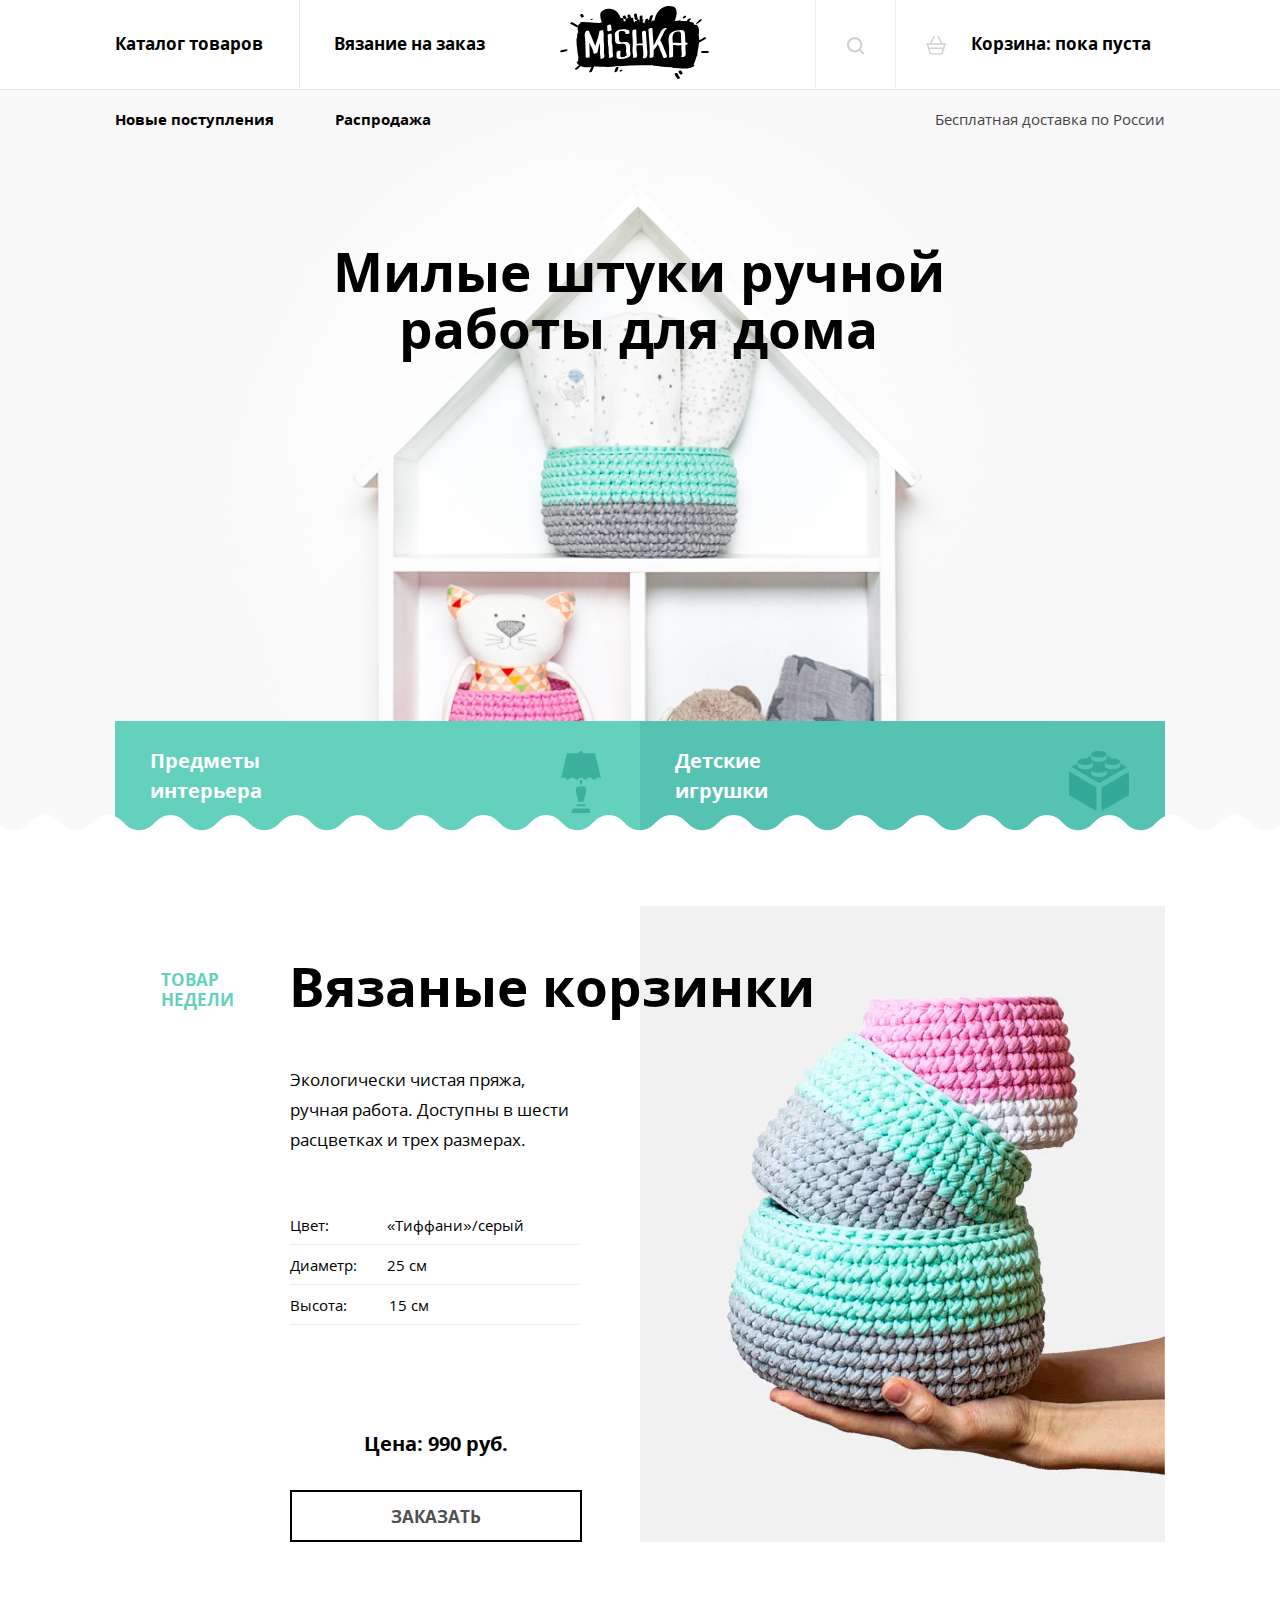
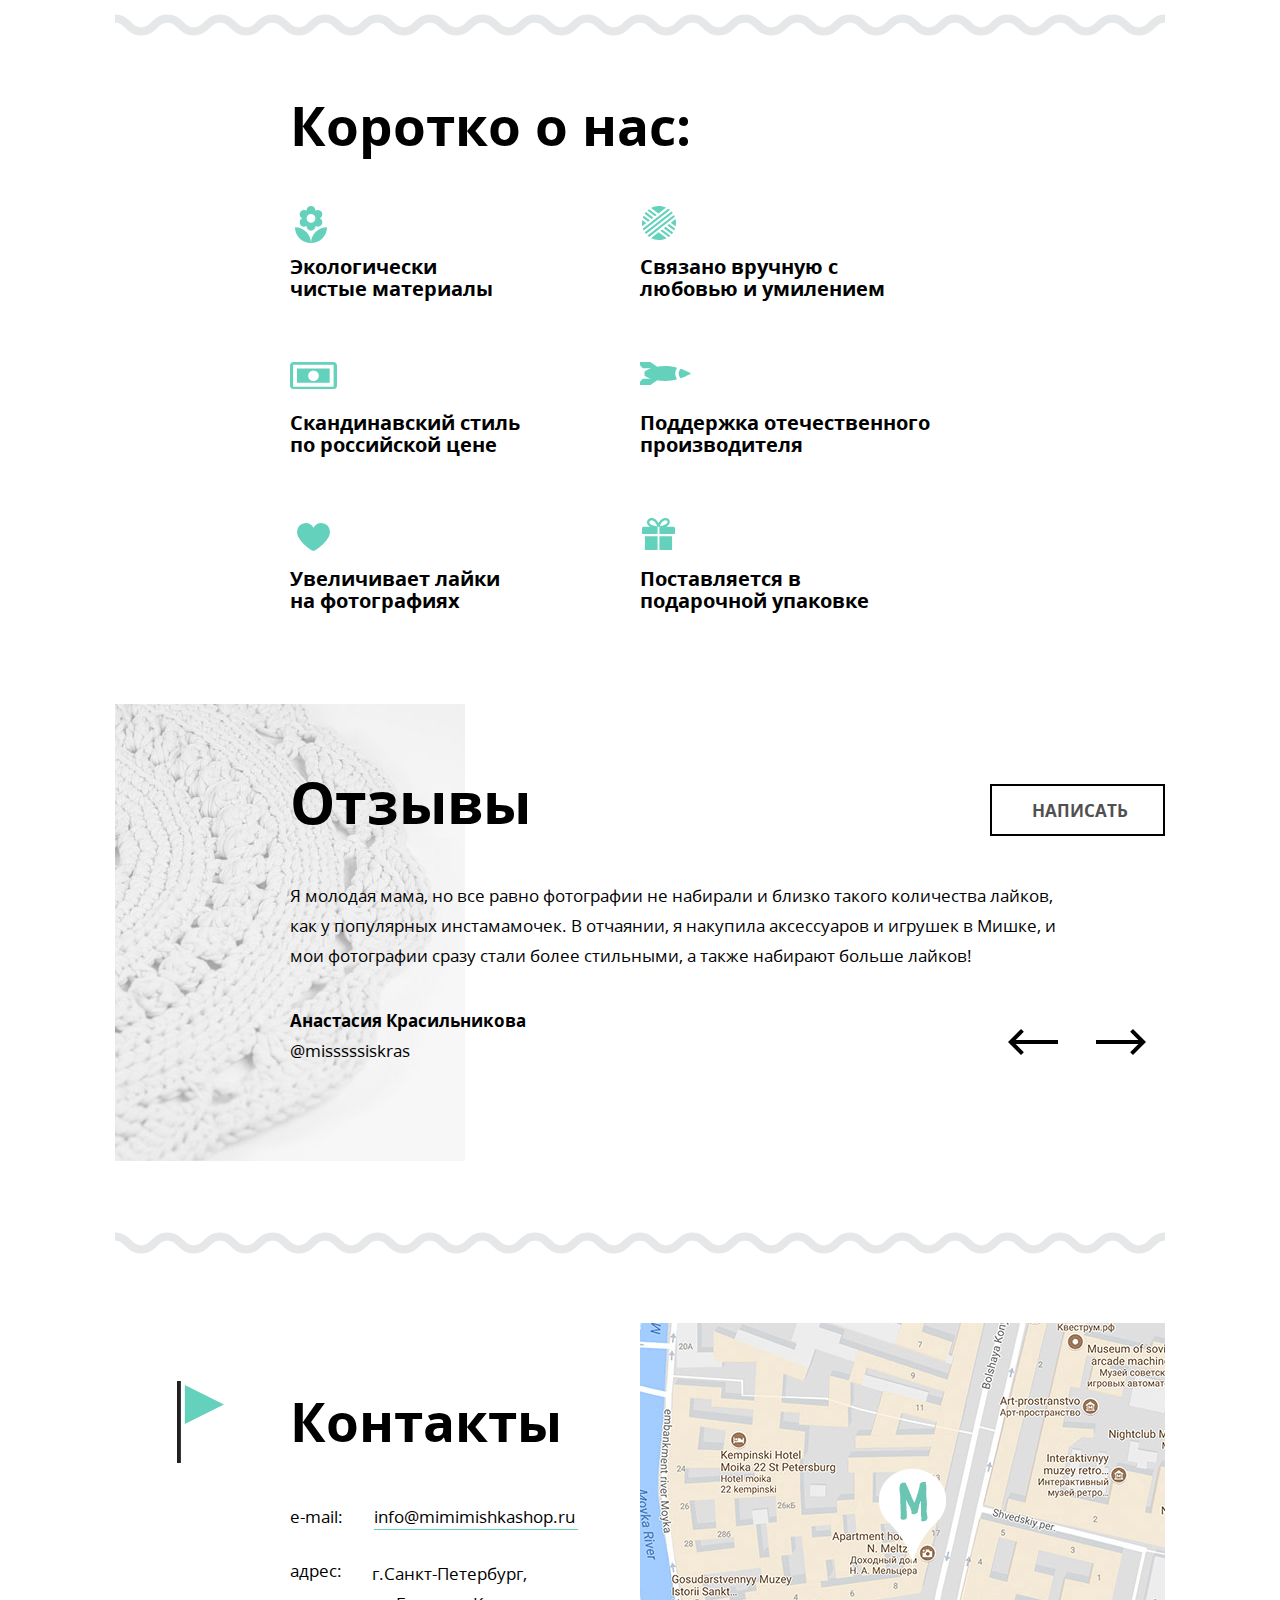
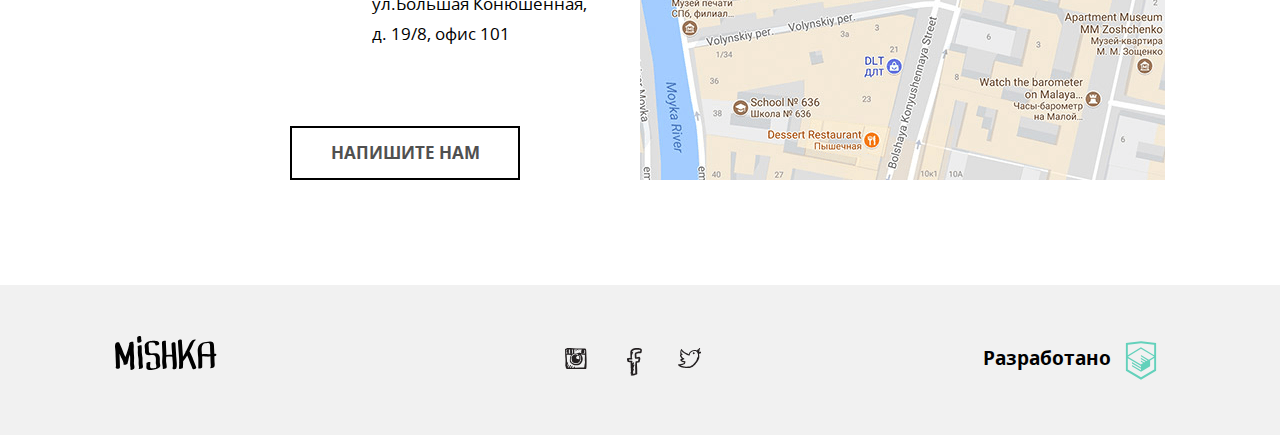
<file: index.html>
<!DOCTYPE html><html lang="ru"><head><meta charset="utf-8"><meta name="viewport" content="width=device-width,initial-scale=1"><title>Проект: Мишка</title><link href="css/style.min.css" rel="stylesheet"></head><body><header class="header"><div class="header__top-wrapper"><nav class="main-nav main-nav--closed main-nav--nojs"><button class="button-menu header__button" type="button"><span class="visually-hidden">Показать/Скрыть меню</span></button><ul class="top-menu header__top-menu"><li class="top-menu__item top-menu__item--active top-menu__item--logo"><a class="logo"><picture><source media="(min-width: 1150px)" srcset="img/logo-desktop.svg"><source media="(min-width: 768px)" srcset="img/logo-tablet.svg"><img class="logo__page-header" src="img/logo-mobile.svg" width="86" height="36" alt="Логотип магазина Мишка"></picture></a></li><li class="top-menu__item top-menu__item--catalog"><a href="catalog.html">Каталог товаров</a></li><li class="top-menu__item top-menu__item--knitting-order"><a href="form.html">Вязание на заказ</a></li><li class="top-menu__item top-menu__item--search"><a class="top-menu__link-search" href="#"><svg class="top-menu__link-icon-search" width="17.6" height="17.6"><use xlink:href="img/sprite.svg#icon-search-mobile"></use></svg> <span class="top-menu__search-noview">Поиск по сайту</span></a></li><li class="top-menu__item top-menu__item--basket"><a class="top-menu__link-basket" href="#"><svg class="top-menu__link-icon-basket" width="20.294" height="18.849"><use xlink:href="img/sprite.svg#icon-cart-mobile"></use></svg> Корзина: пока пуста</a></li><li class="top-menu__item top-menu__item--new"><a href="#">Новые поступления</a></li><li class="top-menu__item top-menu__item--sale"><a href="#">Распродажа</a></li><li class="top-menu__item top-menu__item--delivery">Бесплатная доставка по России</li></ul></nav></div></header><main class="page-main"><h1 class="visually-hidden">Интернет-магазин товаров ручной работы для дома</h1><section class="menu"><div class="page-main__wrapper"><h2 class="main-title menu__main-title">Милые штуки <span class="menu__main-title-br"><br></span>ручной <span class="menu__main-title-br"><br></span>работы для дома</h2><ul class="menu__list site-list"><li class="site-list__item"><a class="site-list__link site-list__link--interier" href="#">Предметы интерьера</a></li><li class="site-list__item"><a class="site-list__link site-list__link--toys" href="#">Детские игрушки</a></li></ul></div></section><div class="page-main__wrapper"><article class="week-good"><div class="week-good__top-wrapper"><h2 class="main-title week-good__main-title">Вязаные корзинки</h2><p class="week-good__addition">товар недели</p></div><div class="week-good__main-wrapper"><div class="week-good__inner-wrapper"><p class="week-good__description">Экологически чистая пряжа,<br>ручная работа. Доступны в шести расцветках и трех размерах.</p><ul class="week-good__good-characters"><li class="good-characters-point"><p class="good-characters-point__parameter good-characters-point__parameter--color">Цвет:</p><p class="good-characters-point__meaning">&laquo;Тиффани&raquo;/серый</p></li><li class="good-characters-point"><p class="good-characters-point__parameter good-characters-point__parameter--diameter">Диаметр:</p><p class="good-characters-point__meaning">25 см</p></li><li class="good-characters-point"><p class="good-characters-point__parameter good-characters-point__parameter-height">Высота:</p><p class="good-characters-point__meaning">15 см</p></li></ul></div><div class="week-good__image-wrapper"><picture><source type="image/webp" media="(min-width: 1150px)" srcset="img/index/triple-set-desktop@1x.webp, img/index/triple-set-desktop@2x.webp 2x"><source type="image/webp" media="(min-width: 768px)" srcset="img/index/triple-set-tablet@1x.webp, img/index/triple-set-tablet@2x.webp 2x"><source type="image/webp" srcset="img/index/triple-set-mobile@1x.webp, img/index/triple-set-mobile@2x.webp 2x"><source media="(min-width: 1150px)" srcset="img/index/triple-set-desktop@1x.jpg, img/index/triple-set-desktop@2x.jpg 2x"><source media="(min-width: 768px)" srcset="img/index/triple-set-tablet@1x.jpg, img/index/triple-set-tablet@2x.jpg 2x"><img class="week-good__image" src="img/index/triple-set-mobile@1x.jpg" srcset="img/index/triple-set-mobile@2x.jpg 2x" alt="Фотография вязаных корзинок"></picture></div><div class="week-good__price-wrapper"><p class="week-good__price">Цена: 990 руб.</p><a class="button-order button-order--index-page week-good__button-order" href="order.html">Заказать</a></div></div></article><div class="modal-overlay"><div class="modal-order"><h2 class="modal-order__modal-title">Добавить в корзину</h2><p class="modal-order__choose-size">Выберите размер:</p><ul class="modal-order__sizes"><li class="modal-order__size modal-order__size--active">S</li><li class="modal-order__size">M</li><li class="modal-order__size">L</li></ul><button class="modal-order__button-order" type="button">Добавить</button></div></div><section class="about-us"><h2 class="main-title about-us__main-title">Коротко о нас:</h2><ul class="about-us__advantages"><li class="about-us__advantage about-us__advantage--ecology">Экологически<br>чистые материалы</li><li class="about-us__advantage about-us__advantage--style">Скандинавский стиль<br>по российской цене</li><li class="about-us__advantage about-us__advantage--like">Увеличивает лайки<br>на фотографиях</li><li class="about-us__advantage about-us__advantage--handle">Связано вручную с<br>любовью и умилением</li><li class="about-us__advantage about-us__advantage--producer">Поддержка отечественного производителя</li><li class="about-us__advantage about-us__advantage--wrapper">Поставляется в<br>подарочной упаковке</li></ul></section></div><div class="page-main__upper"><section class="feedback"><h2 class="main-title feedback__main-title">Отзывы</h2><div class="slider feedback__slider"><input class="visually-hidden toggle-1" type="radio" id="feedback-1" name="toggle" checked=""> <input class="visually-hidden toggle-2" type="radio" id="feedback-2" name="toggle"><div class="slider-controls"><label class="slider-controls__item slider-controls__item--1" for="feedback-1"><span class="visually-hidden">Слайд 1</span></label> <label class="slider-controls__item slider-controls__item--2" for="feedback-2"><span class="visually-hidden">Слайд 2</span></label></div><ul class="slider__list"><li class="slide"><p class="slide__text">Я молодая мама, но все равно фотографии не набирали и близко такого количества лайков, как у популярных инстамамочек. В отчаянии, я накупила аксессуаров и игрушек в Мишке, и мои фотографии сразу стали более стильными, а также набирают больше лайков!</p><p class="slide__buyer-name">Анастасия Красильникова</p><p class="slide__buyer-email">@misssssiskras</p><ul class="slide__buttons"><li class="slide__button-item"><label class="slide__button slide__button--back" for="feedback-1"><span class="visually-hidden">Назад</span> <svg xmlns="http://www.w3.org/2000/svg" width="50" height="26.003"><path d="M50 11.002H7.659l8.174-8.174L13.005 0 0 12.998l.003.003-.003.004 13.005 12.998 2.828-2.828-8.172-8.173H50z"></path></svg></label></li><li class="slide__button-item"><label class="slide__button slide__button--next" for="feedback-2"><span class="visually-hidden">Вперед</span> <svg xmlns="http://www.w3.org/2000/svg" width="50" height="26.003"><path d="M0 11.002h42.341l-8.175-8.174L36.995 0 50 12.998l-.004.003.004.004-13.005 12.998-2.829-2.828 8.173-8.173H0z"></path></svg></label></li></ul></li><li class="slide"></li></ul></div><a class="button feedback__button" href="addfeedback.html" aria-label="Написать отзыв">Написать</a></section></div><div class="page-main__upper page-main__upper--our-contacts"><section class="our-contacts"><div class="our-contacts__left-wrapper"><h3 class="title our-contacts__title">Контакты</h3><ul class="our-contacts__addresses"><li class="our-contacts__addresses-point"><p class="our-contacts__email">e-mail:</p><a class="our-contacts__address our-contacts__address--email">info@mimimishkashop.ru</a></li><li class="our-contacts__addresses-point"><p class="our-contacts__address">адрес:</p><p class="our-contacts__address our-contacts__address--fulladdress">г.Санкт-Петербург, ул.Большая Конюшенная,<br>д. 19/8, офис 101</p></li></ul></div><div class="our-contacts__right-wrapper"><iframe class="our-contacts__small-map" src="https://www.google.com/maps/embed?pb=!1m18!1m12!1m3!1d1998.5991043651595!2d30.320894616394252!3d59.93879418187624!2m3!1f0!2f0!3f0!3m2!1i1024!2i768!4f13.1!3m3!1m2!1s0x4696310fca5ba729%3A0xea9c53d4493c879f!2z0JHQvtC70YzRiNCw0Y8g0JrQvtC90Y7RiNC10L3QvdCw0Y8g0YPQuy4sIDE5LCDQodCw0L3QutGCLdCf0LXRgtC10YDQsdGD0YDQsywg0KDQvtGB0YHQuNGPLCAxOTExODY!5e0!3m2!1sru!2sua!4v1510050908905" width="320" height="457" allowfullscreen=""></iframe></div><a class="button our-contacts__button-write-us" href="feedbackpage.html">Напишите нам</a></section></div></main><footer class="footer"><div class="footer__wrapper"><a class="footer__logo"><span class="visually-hidden">Логотип магазина "Мишка"</span> <svg class="footer__icon-logo" width="101.615" height="34.056"><use xlink:href="img/sprite.svg#logo-footer"></use></svg></a><ul class="footer__social-contacts social-contacts"><li class="social-contacts__point"><a class="social-contacts__button social-contacts__button--insta" href="#"><span class="visually-hidden">Инстаграм</span> <svg class="social-contacts__icon-button" width="21.769" height="21.334"><use xlink:href="img/sprite.svg#icon-insta"></use></svg></a></li><li class="social-contacts__point"><a class="social-contacts__button social-contacts__button--fb" href="#"><span class="visually-hidden">Фейсбук</span> <svg class="social-contacts__icon-button" width="14.962" height="27.718"><use xlink:href="img/sprite.svg#icon-fb"></use></svg></a></li><li class="social-contacts__point"><a class="social-contacts__button social-contacts__button--tw" href="#"><span class="visually-hidden">Твиттер</span> <svg class="social-contacts__icon-button" width="23.494" height="20.168"><use xlink:href="img/sprite.svg#icon-twitter"></use></svg></a></li></ul><div class="footer__wrapper-bottom"><a class="footer__email" href="https://htmlacademy.ru/intensive/adaptive" aria-label="Переход на сайт HTMLAcademy - лендинг интенсива Профессиональный HTML и CSS, уровень 2">Разработано <span class="visually-hidden">htmlacademy.ru</span> <svg xmlns="http://www.w3.org/2000/svg" viewBox="0 0 60 60" width="46" height="49"><path fill="#63d1bb" d="M30.2 5h-.2l-19.7 2.1v36.2l19.7 11.7 19.7-11.7v-36.2l-19.5-2.1zm17 36.8l-17.2 10.2-17.2-10.2v-14.8l17.1 10.2v1.8l-11.7-7v1.8l11.8 7.1v1.9l-11.8-7v1.8l11.8 7 11.9-7.1v-7.6l5.3-3.2v15.1zm-.1-17l-4.7 2.8-2.2 1.3-10.3-6.1v1.8l8.8 5.3h-.1l-.2.1-1.3.7-7.3-4.3v1.8l5.8 3.4-1.4.9-4.3-2.6v1.8l2.9 1.7-2.9 1.7-17-10.1 17-10.2 17.2 10zm.1-1.8l-17.3-10.2-17.1 10.2v-13.6l17.2-1.8 17.2 1.8v13.6z"></path></svg></a></div></div></footer><script src="./js/picturefill.min.js"></script><script src="./js/svg4everybody.min.js"></script><script>svg4everybody();</script><script src="./js/common.min.js"></script></body></html>
</file>
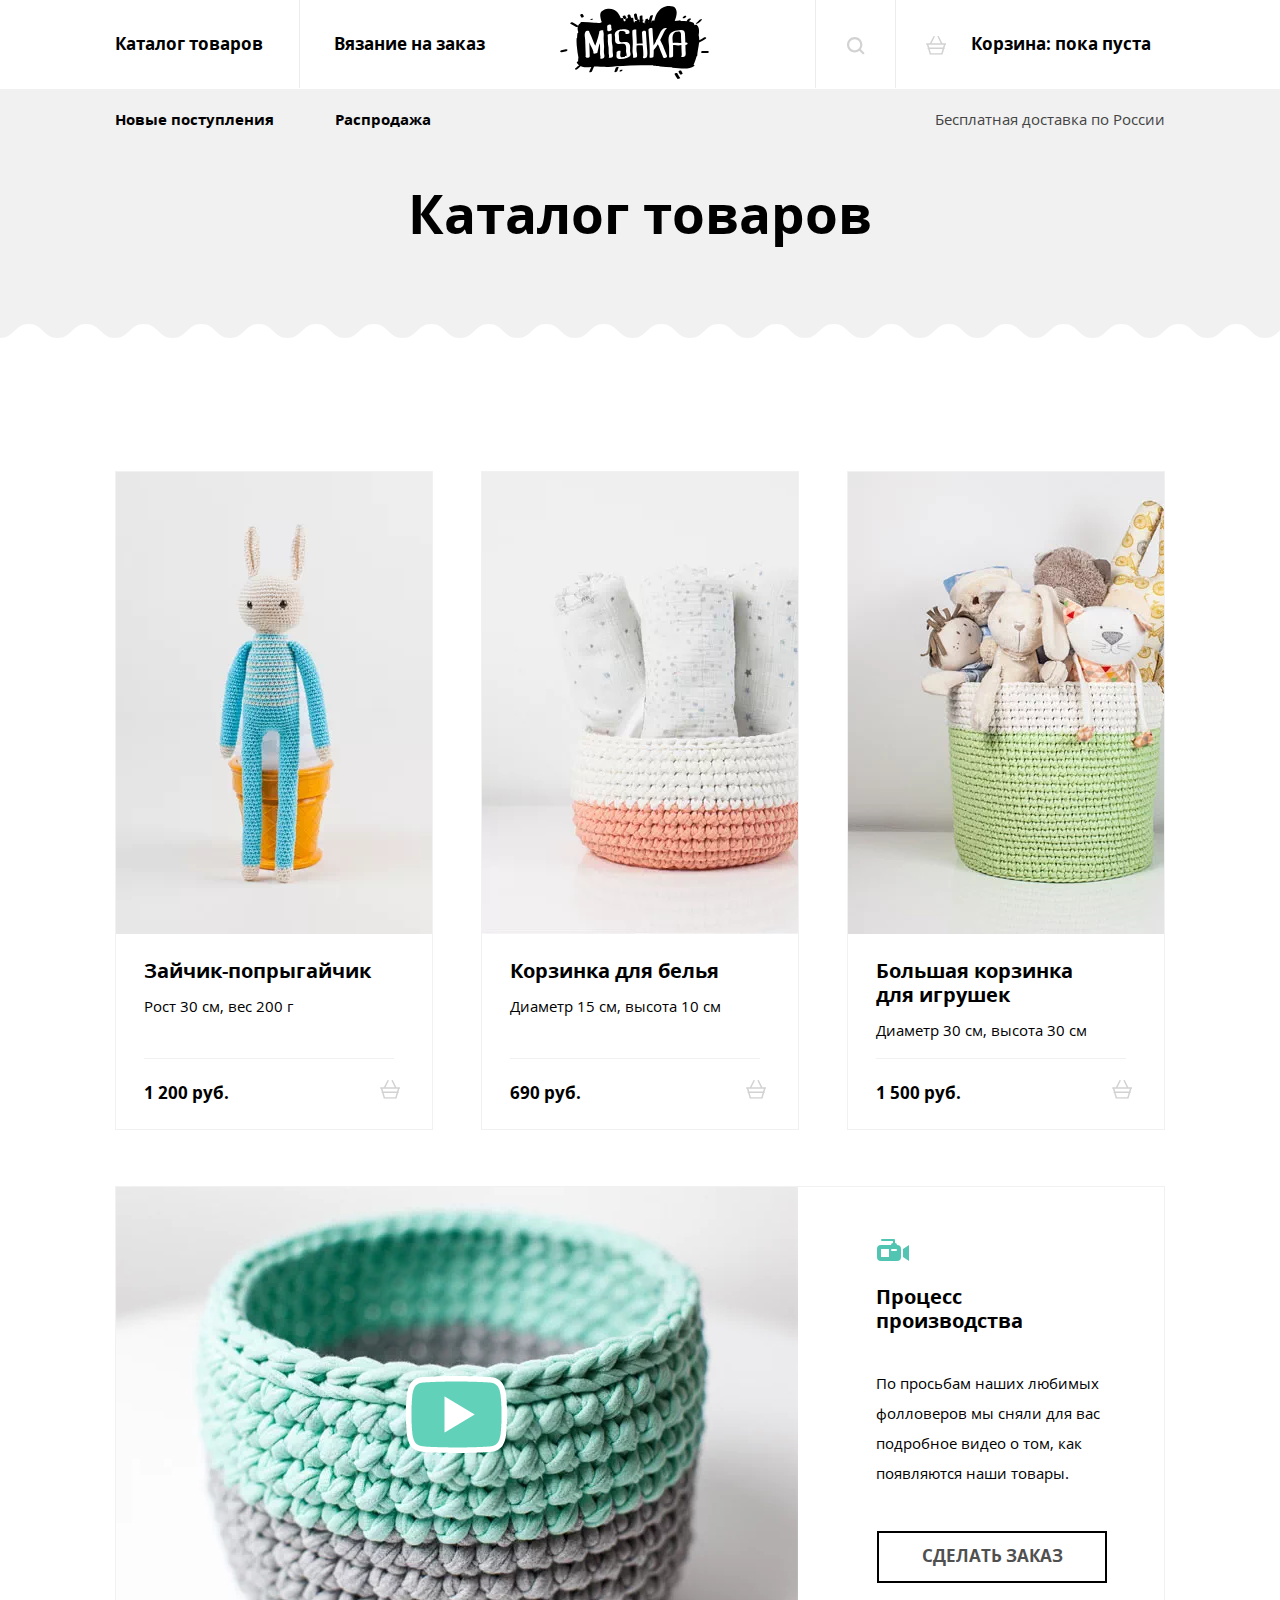
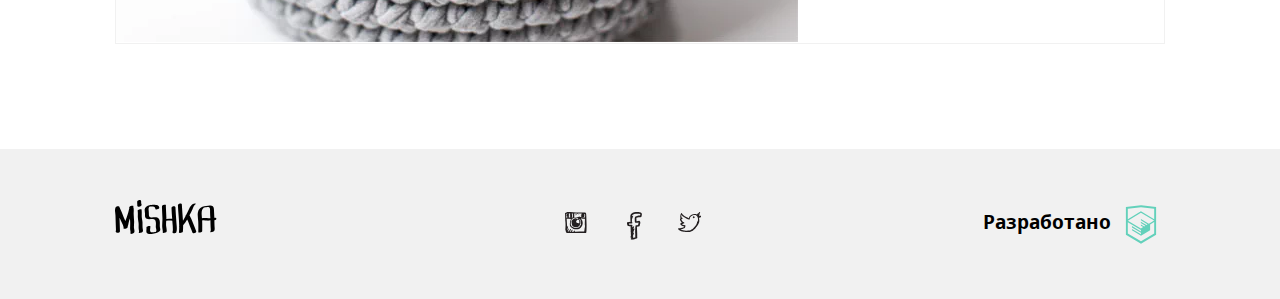
<file: catalog.html>
<!DOCTYPE html><html lang="ru"><head><meta charset="utf-8"><meta name="viewport" content="width=device-width,initial-scale=1"><title>Страница каталога</title><link href="css/style.min.css" rel="stylesheet"></head><body><header class="header"><div class="header__top-wrapper"><nav class="main-nav main-nav--closed main-nav--nojs"><button class="button-menu header__button" type="button"><span class="visually-hidden">Показать/Скрыть меню</span></button><ul class="top-menu header__top-menu"><li class="top-menu__item top-menu__item--active top-menu__item--logo"><a class="logo" href="index.html"><picture><source media="(min-width: 1150px)" srcset="img/logo-desktop.svg"><source media="(min-width: 768px)" srcset="img/logo-tablet.svg"><img class="logo__page-header" src="img/logo-mobile.svg" width="86" height="36" alt="Логотип магазина Мишка"></picture></a></li><li class="top-menu__item top-menu__item--catalog"><a>Каталог товаров</a></li><li class="top-menu__item top-menu__item--knitting-order"><a href="form.html">Вязание на заказ</a></li><li class="top-menu__item top-menu__item--search"><a class="top-menu__link-search" href="#"><svg class="top-menu__link-icon-search" width="17.6" height="17.6"><use xlink:href="img/sprite.svg#icon-search-mobile"></use></svg> <span class="top-menu__search-noview">Поиск по сайту</span></a></li><li class="top-menu__item top-menu__item--basket"><a class="top-menu__link-basket" href="#"><svg class="top-menu__link-icon-basket" width="20.294" height="18.849"><use xlink:href="img/sprite.svg#icon-cart-mobile"></use></svg> Корзина: пока пуста</a></li><li class="top-menu__item top-menu__item--new"><a href="#">Новые поступления</a></li><li class="top-menu__item top-menu__item--sale"><a href="#">Распродажа</a></li><li class="top-menu__item top-menu__item--delivery">Бесплатная доставка по России</li></ul></nav></div></header><main class="page-inner page-inner--catalog"><div class="page-inner__title-wrapper"><div class="page-inner__wrapper"><h2 class="main-title page-inner__main-title">Каталог товаров</h2></div></div><div class="page-inner__wrapper"><section class="goods"><ul class="goods__list"><li class="catalog-list-item"><a class="catalog-list-item__link catalog-list-item__link--block-image" href="card-category.html"><picture><source type="image/webp" media="(min-width: 1150px)" srcset="img/catalog/photo-hare-desktop@1x.webp, img/catalog/photo-hare-desktop@2x.webp 2x"><source type="image/webp" media="(min-width: 768px)" srcset="img/catalog/photo-hare-tablet@1x.webp, img/catalog/photo-hare-tablet@2x.webp 2x"><source type="image/webp" srcset="img/catalog/photo-hare-mobile@1x.webp, img/catalog/photo-hare-mobile@2x.webp 2x"><source media="(min-width: 1150px)" srcset="img/catalog/photo-hare-desktop@1x.jpg, img/catalog/photo-hare-desktop@2x.jpg 2x"><source media="(min-width: 768px)" srcset="img/catalog/photo-hare-tablet@1x.jpg, img/catalog/photo-hare-tablet@2x.jpg 2x"><img class="catalog-list-item__link-image" src="img/catalog/photo-hare-mobile@1x.jpg" srcset="img/catalog/photo-hare-mobile@2x.jpg 2x" alt="Фотография зайчика-попрыгайчика"></picture></a><div class="catalog-list-item__wrapper"><a class="catalog-list-item__link" href="card-category.html"><h3 class="catalog-list-item__link-title">Зайчик-попрыгайчик</h3></a><p class="catalog-list-item__description">Рост 30 см, вес 200 г</p><p class="catalog-list-item__price">1 200 руб.</p><button class="catalog-list-item__button button-buy" type="button"><span class="visually-hidden">Добавить в корзину</span> <svg class="button-buy__icon-basket" width="20.294" height="18.849"><use xlink:href="img/sprite.svg#icon-cart-mobile"></use></svg></button></div></li><li class="catalog-list-item"><a class="catalog-list-item__link catalog-list-item__link--block-image" href="card-category.html"><picture><source type="image/webp" media="(min-width: 1150px)" srcset="img/catalog/photo-bowl-desktop@1x.webp, img/catalog/photo-bowl-desktop@2x.webp 2x"><source type="image/webp" media="(min-width: 768px)" srcset="img/catalog/photo-bowl-tablet@1x.webp, img/catalog/photo-bowl-tablet@2x.webp 2x"><source type="image/webp" srcset="img/catalog/photo-bowl-mobile@1x.webp, img/catalog/photo-bowl-mobile@2x.webp 2x"><source media="(min-width: 1150px)" srcset="img/catalog/photo-bowl-desktop@1x.jpg, img/catalog/photo-bowl-desktop@2x.jpg 2x"><source media="(min-width: 768px)" srcset="img/catalog/photo-bowl-tablet@1x.jpg, img/catalog/photo-bowl-tablet@2x.jpg 2x"><img class="catalog-list-item__link-image" src="img/catalog/photo-bowl-mobile@1x.jpg" srcset="img/catalog/photo-bowl-mobile@2x.jpg 2x" alt="Фотография корзинки для белья"></picture></a><div class="catalog-list-item__wrapper"><a class="catalog-list-item__link" href="card-category.html"><h3 class="catalog-list-item__link-title">Корзинка для белья</h3></a><p class="catalog-list-item__description">Диаметр 15 см, высота 10 см</p><p class="catalog-list-item__price">690 руб.</p><button class="catalog-list-item__button button-buy" type="button"><span class="visually-hidden">Добавить в корзину</span> <svg class="button-buy__icon-basket" width="20.294" height="18.849"><use xlink:href="img/sprite.svg#icon-cart-mobile"></use></svg></button></div></li><li class="catalog-list-item"><a class="catalog-list-item__link catalog-list-item__link--block-image" href="card-category.html"><picture><source type="image/webp" media="(min-width: 1150px)" srcset="img/catalog/photo-toys-desktop@1x.webp, img/catalog/photo-toys-desktop@2x.webp 2x"><source type="image/webp" media="(min-width: 768px)" srcset="img/catalog/photo-toys-tablet@1x.webp, img/catalog/photo-toys-tablet@2x.webp 2x"><source type="image/webp" srcset="img/catalog/photo-toys-mobile@1x.webp, img/catalog/photo-toys-mobile@2x.webp 2x"><source media="(min-width: 1150px)" srcset="img/catalog/photo-toys-desktop@1x.jpg, img/catalog/photo-toys-desktop@2x.jpg 2x"><source media="(min-width: 768px)" srcset="img/catalog/photo-toys-tablet@1x.jpg, img/catalog/photo-toys-tablet@2x.jpg 2x"><img class="catalog-list-item__link-image" src="img/catalog/photo-toys-mobile@1x.jpg" srcset="img/catalog/photo-toys-mobile@2x.jpg 2x" alt="Фотография большой корзинки для игрушек"></picture></a><div class="catalog-list-item__wrapper"><a class="catalog-list-item__link" href="card-category.html"><h3 class="catalog-list-item__link-title">Большая корзинка для игрушек</h3></a><p class="catalog-list-item__description catalog-list-item__description--toys">Диаметр 30 см, высота 30 см</p><p class="catalog-list-item__price">1 500 руб.</p><button class="catalog-list-item__button button-buy" type="button"><span class="visually-hidden">Добавить в корзину</span> <svg class="button-buy__icon-basket" width="20.294" height="18.849"><use xlink:href="img/sprite.svg#icon-cart-mobile"></use></svg></button></div></li></ul><div class="goods__video"><div class="goods__video-wrapper"><picture><source type="image/webp" media="(min-width: 1150px)" srcset="img/catalog/video-desktop@1x.webp, img/catalog/video-desktop@2x.webp 2x"><source type="image/webp" media="(min-width: 768px)" srcset="img/catalog/video-tablet@1x.webp, img/catalog/video-tablet@2x.webp 2x"><source type="image/webp" srcset="img/catalog/video-mobile@1x.webp, img/catalog/video-mobile@2x.webp 2x"><source media="(min-width: 1150px)" srcset="img/catalog/video-desktop@1x.jpg, img/catalog/video-desktop@2x.jpg 2x"><source media="(min-width: 768px)" srcset="img/catalog/video-tablet@1x.jpg, img/catalog/video-tablet@2x.jpg 2x"><img class="goods__image" src="img/catalog/video-mobile@1x.jpg" srcset="img/catalog/video-mobile@2x.jpg 2x" alt="Фотография первого кадра видеоролика"></picture></div><div class="goods__wrapper"><h3 class="goods__title">Процесс производства</h3><p class="goods__video-description">По просьбам наших любимых фолловеров мы сняли для вас подробное видео о том, как появляются наши товары.</p><button class="button-order goods__button-order" type="button">Сделать заказ</button></div></div></section></div><div class="modal-overlay"><div class="modal-order"><h2 class="modal-order__modal-title">Добавить в корзину</h2><p class="modal-order__choose-size">Выберите размер:</p><ul class="modal-order__sizes"><li class="modal-order__size modal-order__size--active">S</li><li class="modal-order__size">M</li><li class="modal-order__size">L</li></ul><button class="modal-order__button-order" type="button">Добавить</button></div></div></main><footer class="footer"><div class="footer__wrapper"><a class="footer__logo" href="index.html"><span class="visually-hidden">Логотип магазина "Мишка"</span> <svg class="footer__icon-logo" width="101.615" height="34.056"><use xlink:href="img/sprite.svg#logo-footer"></use></svg></a><ul class="footer__social-contacts social-contacts"><li class="social-contacts__point"><a class="social-contacts__button social-contacts__button--insta" href="#"><span class="visually-hidden">Инстаграм</span> <svg class="social-contacts__icon-button" width="21.769" height="21.334"><use xlink:href="img/sprite.svg#icon-insta"></use></svg></a></li><li class="social-contacts__point"><a class="social-contacts__button social-contacts__button--fb" href="#"><span class="visually-hidden">Фейсбук</span> <svg class="social-contacts__icon-button" width="14.962" height="27.718"><use xlink:href="img/sprite.svg#icon-fb"></use></svg></a></li><li class="social-contacts__point"><a class="social-contacts__button social-contacts__button--tw" href="#"><span class="visually-hidden">Твиттер</span> <svg class="social-contacts__icon-button" width="23.494" height="20.168"><use xlink:href="img/sprite.svg#icon-twitter"></use></svg></a></li></ul><div class="footer__wrapper-bottom"><a class="footer__email" href="https://htmlacademy.ru/intensive/adaptive" aria-label="Переход на сайт HTMLAcademy - лендинг интенсива Профессиональный HTML и CSS, уровень 2">Разработано <span class="visually-hidden">htmlacademy.ru</span> <svg xmlns="http://www.w3.org/2000/svg" viewBox="0 0 60 60" width="46" height="49"><path fill="#63d1bb" d="M30.2 5h-.2l-19.7 2.1v36.2l19.7 11.7 19.7-11.7v-36.2l-19.5-2.1zm17 36.8l-17.2 10.2-17.2-10.2v-14.8l17.1 10.2v1.8l-11.7-7v1.8l11.8 7.1v1.9l-11.8-7v1.8l11.8 7 11.9-7.1v-7.6l5.3-3.2v15.1zm-.1-17l-4.7 2.8-2.2 1.3-10.3-6.1v1.8l8.8 5.3h-.1l-.2.1-1.3.7-7.3-4.3v1.8l5.8 3.4-1.4.9-4.3-2.6v1.8l2.9 1.7-2.9 1.7-17-10.1 17-10.2 17.2 10zm.1-1.8l-17.3-10.2-17.1 10.2v-13.6l17.2-1.8 17.2 1.8v13.6z"></path></svg></a></div></div></footer><script src="./js/picturefill.min.js"></script><script src="./js/svg4everybody.min.js"></script><script>svg4everybody();</script><script src="./js/common.min.js"></script></body></html>
</file>
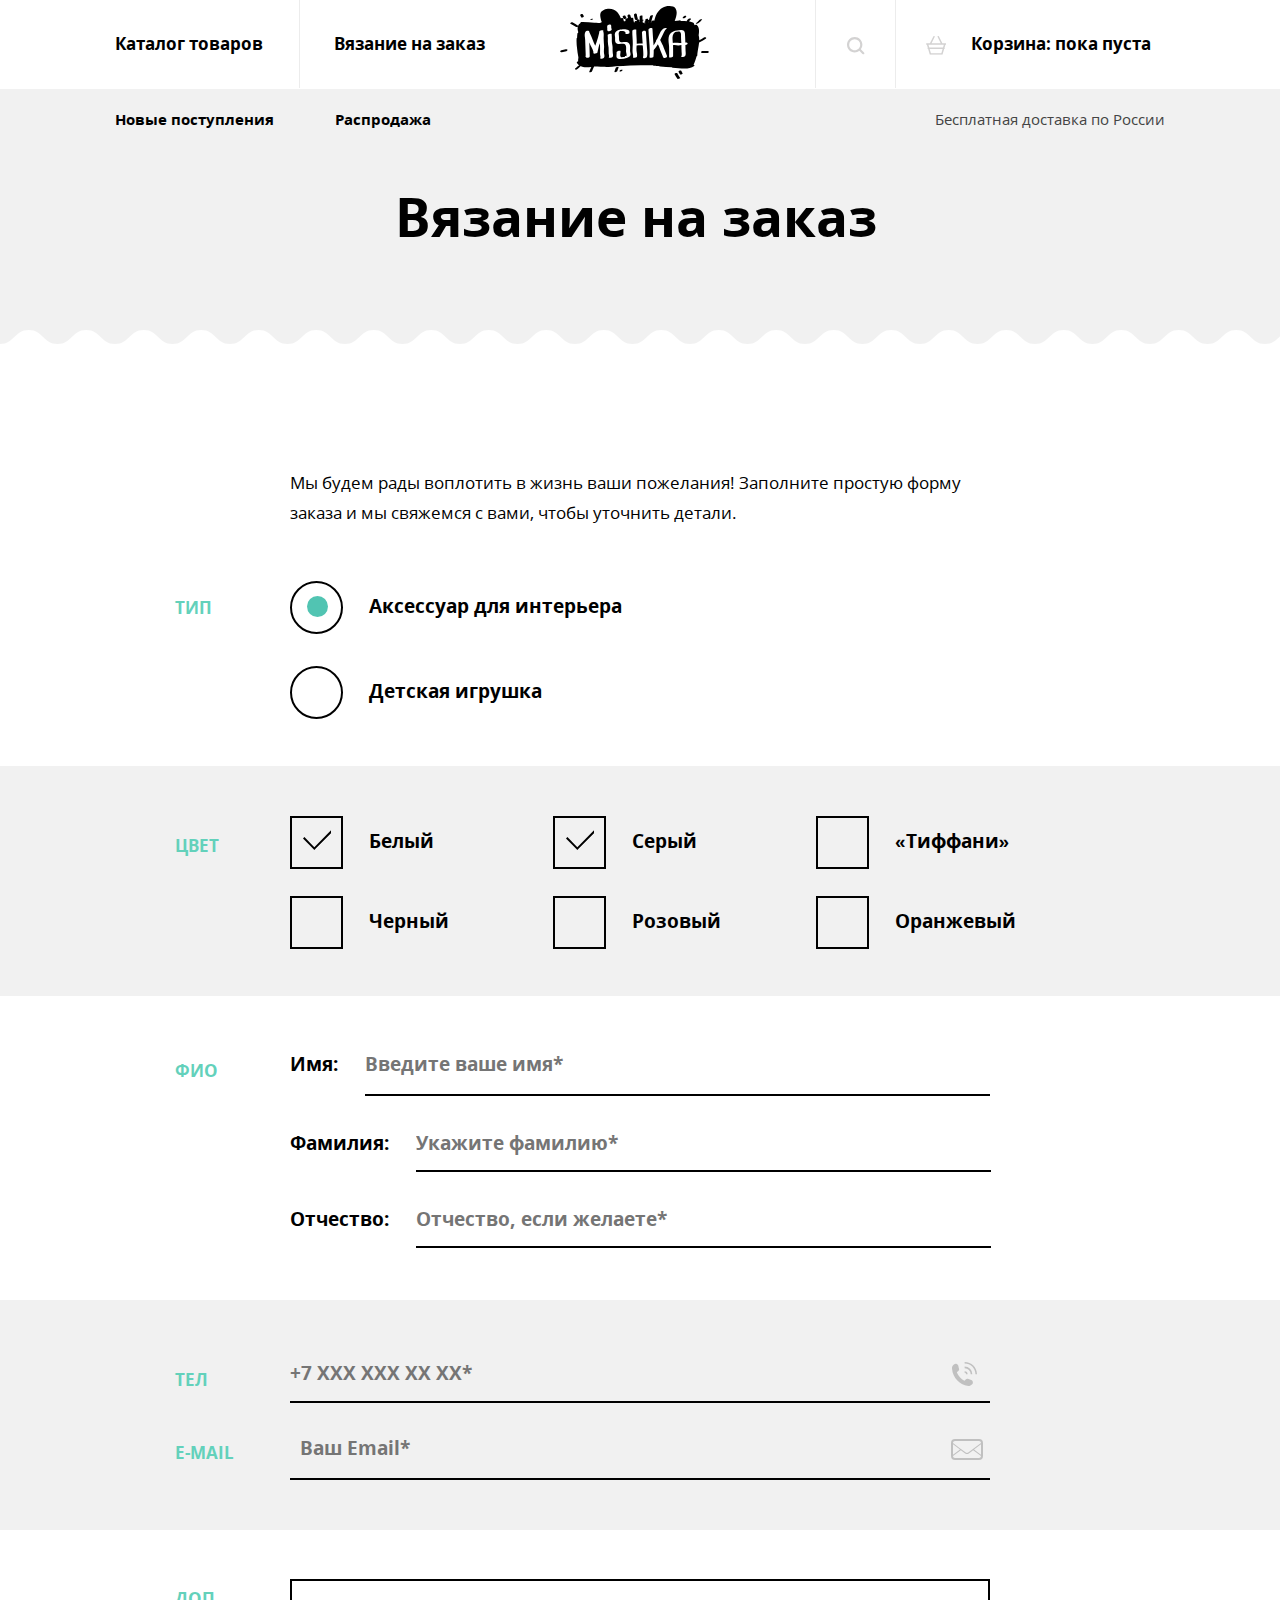
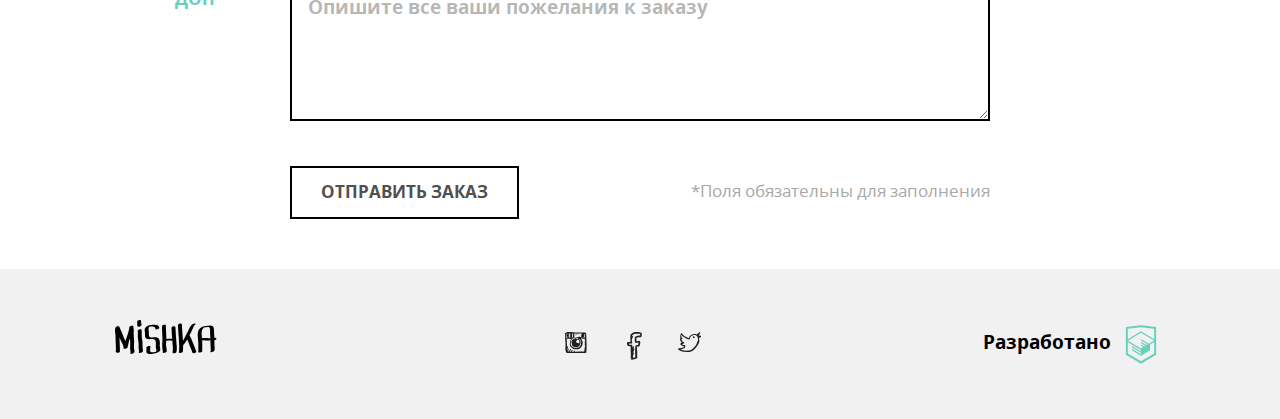
<file: form.html>
<!DOCTYPE html><html lang="ru"><head><meta charset="utf-8"><meta name="viewport" content="width=device-width,initial-scale=1"><title>Страница формы</title><link href="css/style.min.css" rel="stylesheet"></head><body><header class="header"><div class="header__top-wrapper"><nav class="main-nav main-nav--closed main-nav--nojs"><button class="button-menu header__button" type="button"><span class="visually-hidden">Показать/Скрыть меню</span></button><ul class="top-menu header__top-menu"><li class="top-menu__item top-menu__item--active top-menu__item--logo"><a class="logo" href="index.html"><picture><source media="(min-width: 1150px)" srcset="img/logo-desktop.svg"><source media="(min-width: 768px)" srcset="img/logo-tablet.svg"><img class="logo__page-header" src="img/logo-mobile.svg" width="86" height="36" alt="Логотип магазина Мишка"></picture></a></li><li class="top-menu__item top-menu__item--catalog"><a href="catalog.html">Каталог товаров</a></li><li class="top-menu__item top-menu__item--knitting-order"><a>Вязание на заказ</a></li><li class="top-menu__item top-menu__item--search"><a class="top-menu__link-search" href="#"><svg class="top-menu__link-icon-search" width="17.6" height="17.6"><use xlink:href="img/sprite.svg#icon-search-mobile"></use></svg> <span class="top-menu__search-noview">Поиск по сайту</span></a></li><li class="top-menu__item top-menu__item--basket"><a class="top-menu__link-basket" href="#"><svg class="top-menu__link-icon-basket" width="20.294" height="18.849"><use xlink:href="img/sprite.svg#icon-cart-mobile"></use></svg> Корзина: пока пуста</a></li><li class="top-menu__item top-menu__item--new"><a href="#">Новые поступления</a></li><li class="top-menu__item top-menu__item--sale"><a href="#">Распродажа</a></li><li class="top-menu__item top-menu__item--delivery">Бесплатная доставка по России</li></ul></nav></div></header><main class="page-inner page-inner--form"><div class="page-inner__title-wrapper page-inner__title-wrapper--form"><div class="page-inner__wrapper page-inner__wrapper--form"><h2 class="main-title page-inner__main-title page-inner__main-title--form">Вязание на заказ</h2></div></div><section class="filters"><h2 class="visually-hidden">Форма заказа</h2><div class="filters__wrapper"><p class="filters__text">Мы будем рады воплотить в жизнь ваши пожелания! Заполните простую форму заказа и мы свяжемся с вами, чтобы уточнить детали.</p></div><form class="form" method="get" action="https://echo.htmlacademy.ru"><div class="filters__wrapper"><fieldset class="form__filter"><legend class="form__title">Тип</legend><ul class="form__filter-list filter-type-list"><li class="filter-type-list__option"><input class="visually-hidden filter-type-list__item" type="radio" name="type-good" value="accessoire-type" id="accessoire" checked=""> <label class="filter-type-list__label" for="accessoire">Аксессуар для интерьера</label></li><li class="filter-type-list__option"><input class="visually-hidden filter-type-list__item" type="radio" name="type-good" value="kinder-type" id="toy"> <label class="filter-type-list__label" for="toy">Детская игрушка</label></li></ul></fieldset></div><div class="filters__grey-wrapper"><div class="filters__wrapper"><fieldset class="form__filter form__filter--colors"><legend class="form__title">Цвет</legend><ul class="form__filter-list filter-colors-list"><li class="filter-colors-list__option"><input class="visually-hidden filter-colors-list__item" type="checkbox" name="Белый" id="white-color" checked=""> <label class="filter-colors-list__label" for="white-color">Белый</label></li><li class="filter-colors-list__option"><input class="visually-hidden filter-colors-list__item" type="checkbox" name="Серый" id="grey-color" checked=""> <label class="filter-colors-list__label" for="grey-color">Серый</label></li><li class="filter-colors-list__option"><input class="visually-hidden filter-colors-list__item" type="checkbox" name="Тиффани" id="tiffany-color"> <label class="filter-colors-list__label" for="tiffany-color">&laquo;Тиффани&raquo;</label></li><li class="filter-colors-list__option"><input class="visually-hidden filter-colors-list__item" type="checkbox" name="Черный" id="black-color"> <label class="filter-colors-list__label" for="black-color">Черный</label></li><li class="filter-colors-list__option"><input class="visually-hidden filter-colors-list__item" type="checkbox" name="Розовый" id="pink-color"> <label class="filter-colors-list__label" for="pink-color">Розовый</label></li><li class="filter-colors-list__option"><input class="visually-hidden filter-colors-list__item" type="checkbox" name="Оранжевый" id="orange-color"> <label class="filter-colors-list__label" for="orange-color">Оранжевый</label></li></ul></fieldset></div></div><div class="filters__wrapper"><fieldset class="form__filter form__filter--fullname"><legend class="form__title form__title--fullname">ФИО</legend><div class="form__filter-wrapper form__filter-wrapper--fullname"><label class="form__name-label" for="firstname-enter">Имя:</label> <input class="filter-input filter-input--name filter-input--first-name" type="text" name="name" id="firstname-enter" placeholder="Введите ваше имя*"> <label class="form__name-label" for="surname-enter">Фамилия:</label> <input class="filter-input filter-input--name filter-input--first-surname" type="text" name="name" id="surname-enter" placeholder="Укажите фамилию*"> <label class="form__name-label" for="fathername-enter">Отчество:</label> <input class="filter-input filter-input--name" type="text" name="name" id="fathername-enter" placeholder="Отчество, если желаете*"></div></fieldset></div><div class="filters__grey-wrapper"><div class="filters__wrapper"><fieldset class="form__filter form__filter--telephone"><legend class="form__title">тел</legend><div class="form__filter-wrapper"><label class="visually-hidden" for="phone-enter">Номер телефона</label> <input class="filter-input filter-input--phone" type="tel" name="phonenumber" id="phone-enter" placeholder="+7 XXX XXX XX XX*"></div></fieldset></div><div class="filters__wrapper"><fieldset class="form__filter form__filter--email"><legend class="form__title form__title--email">e-mail</legend><div class="form__filter-wrapper"><label class="visually-hidden" for="email-enter">Ваш Email</label> <input class="filter-input filter-input--email" type="email" name="e-mail" id="email-enter" placeholder="Ваш Email*"></div></fieldset></div></div><div class="filters__wrapper"><fieldset class="form__filter form__filter--extra"><legend class="form__title form__title--extra">доп</legend><div class="form__filter-wrapper form__filter-wrapper--extra"><label class="visually-hidden" for="extra-info-enter">Дополнительные пожелания к заказу</label> <textarea class="form__letter" id="extra-info-enter" name="letter" rows="6">Опишите все ваши пожелания к заказу</textarea></div></fieldset></div><div class="filters__wrapper filters__wrapper--bottom"><p class="form__text">*Поля обязательны для заполнения</p><button class="button form__button" type="submit">Отправить заказ</button></div></form></section></main><footer class="footer"><div class="footer__wrapper"><a class="footer__logo" href="index.html"><span class="visually-hidden">Логотип магазина "Мишка"</span> <svg class="footer__icon-logo" width="101.615" height="34.056"><use xlink:href="img/sprite.svg#logo-footer"></use></svg></a><ul class="footer__social-contacts social-contacts"><li class="social-contacts__point"><a class="social-contacts__button social-contacts__button--insta" href="#"><span class="visually-hidden">Инстаграм</span> <svg class="social-contacts__icon-button" width="21.769" height="21.334"><use xlink:href="img/sprite.svg#icon-insta"></use></svg></a></li><li class="social-contacts__point"><a class="social-contacts__button social-contacts__button--fb" href="#"><span class="visually-hidden">Фейсбук</span> <svg class="social-contacts__icon-button" width="14.962" height="27.718"><use xlink:href="img/sprite.svg#icon-fb"></use></svg></a></li><li class="social-contacts__point"><a class="social-contacts__button social-contacts__button--tw" href="#"><span class="visually-hidden">Твиттер</span> <svg class="social-contacts__icon-button" width="23.494" height="20.168"><use xlink:href="img/sprite.svg#icon-twitter"></use></svg></a></li></ul><div class="footer__wrapper-bottom"><a class="footer__email" href="https://htmlacademy.ru/intensive/adaptive" aria-label="Переход на сайт HTMLAcademy - лендинг интенсива Профессиональный HTML и CSS, уровень 2">Разработано <span class="visually-hidden">htmlacademy.ru</span> <svg xmlns="http://www.w3.org/2000/svg" viewBox="0 0 60 60" width="46" height="49"><path fill="#63d1bb" d="M30.2 5h-.2l-19.7 2.1v36.2l19.7 11.7 19.7-11.7v-36.2l-19.5-2.1zm17 36.8l-17.2 10.2-17.2-10.2v-14.8l17.1 10.2v1.8l-11.7-7v1.8l11.8 7.1v1.9l-11.8-7v1.8l11.8 7 11.9-7.1v-7.6l5.3-3.2v15.1zm-.1-17l-4.7 2.8-2.2 1.3-10.3-6.1v1.8l8.8 5.3h-.1l-.2.1-1.3.7-7.3-4.3v1.8l5.8 3.4-1.4.9-4.3-2.6v1.8l2.9 1.7-2.9 1.7-17-10.1 17-10.2 17.2 10zm.1-1.8l-17.3-10.2-17.1 10.2v-13.6l17.2-1.8 17.2 1.8v13.6z"></path></svg></a></div></div></footer><script src="./js/svg4everybody.min.js"></script><script>svg4everybody();</script><script src="./js/common.min.js"></script></body></html>
</file>
<file: css/style.min.css>
/*! normalize.css v7.0.0 | MIT License | github.com/necolas/normalize.css */
html{line-height:1.15;-ms-text-size-adjust:100%;-webkit-text-size-adjust:100%}body{margin:0;min-width:320px;font-family:"Open Sans","Arial",sans-serif;color:#000;font-size:15px;line-height:24px;background-color:#fff}article,aside,details,figcaption,figure,footer,header,main,menu,nav,section{display:block}h1{font-size:2em;margin:.67em 0}figure{margin:1em 40px}hr{-webkit-box-sizing:content-box;box-sizing:content-box;height:0;overflow:visible}code,kbd,pre,samp{font-family:monospace,monospace;font-size:1em}a{background-color:transparent;-webkit-text-decoration-skip:objects}abbr[title]{border-bottom:none;-webkit-text-decoration:underline dotted;text-decoration:underline dotted}b,strong{font-weight:bolder}dfn{font-style:italic}mark{background-color:#ff0;color:#000}small{font-size:80%}sub,sup{font-size:75%;line-height:0;position:relative;vertical-align:baseline}sub{bottom:-.25em}sup{top:-.5em}audio,canvas,video{display:inline-block}audio:not([controls]){display:none;height:0}img{border-style:none}svg:not(:root){overflow:hidden}button,input,optgroup,select,textarea{font-family:sans-serif;font-size:100%;line-height:1.15;margin:0}button,input{overflow:visible}button,select{text-transform:none}[type=reset],[type=submit],button,html [type=button]{-webkit-appearance:button}[type=button]::-moz-focus-inner,[type=reset]::-moz-focus-inner,[type=submit]::-moz-focus-inner,button::-moz-focus-inner{border-style:none;padding:0}[type=button]:-moz-focusring,[type=reset]:-moz-focusring,[type=submit]:-moz-focusring,button:-moz-focusring{outline:1px dotted ButtonText}fieldset{padding:.35em .75em .625em}legend{color:inherit;display:table;max-width:100%;white-space:normal}progress{display:inline-block;vertical-align:baseline}textarea{overflow:auto}[type=checkbox],[type=radio],legend{-webkit-box-sizing:border-box;box-sizing:border-box;padding:0}[type=number]::-webkit-inner-spin-button,[type=number]::-webkit-outer-spin-button{height:auto}[type=search]{-webkit-appearance:textfield;outline-offset:-2px}[type=search]::-webkit-search-cancel-button,[type=search]::-webkit-search-decoration{-webkit-appearance:none}::-webkit-file-upload-button{-webkit-appearance:button;font:inherit}summary{display:list-item}[hidden],template{display:none}@font-face{font-weight:400;font-family:"Open Sans";font-style:normal;font-display:swap;src:url(../fonts/opensans.woff2) format("woff2"),url(../fonts/opensans.woff) format("woff")}@font-face{font-weight:700;font-family:"Open Sans";font-style:normal;font-display:swap;src:url(../fonts/opensansbold.woff2) format("woff2"),url(../fonts/opensansbold.woff) format("woff")}.visually-hidden{position:absolute;margin:-1px;padding:0;width:1px;height:1px;border:0;white-space:nowrap;-webkit-clip-path:inset(100%);clip-path:inset(100%);clip:rect(0 0 0 0);overflow:hidden}.img{max-width:100%;height:auto}.header,.header__top-wrapper{-webkit-box-sizing:border-box;box-sizing:border-box}.header{padding:0;max-width:767px;border-bottom:1px solid #ececec;margin:0;width:100%}.header__top-wrapper{margin:0 auto;width:320px}.header__button,.top-menu__item a{margin:0;padding:0}@media (min-width:768px){.header{max-width:1149px;border:0}.header__top-wrapper{padding:0 50px;width:768px;-webkit-box-sizing:border-box;box-sizing:border-box}.header__top-menu{display:-webkit-box;display:-ms-flexbox;display:flex;-ms-flex-wrap:wrap;flex-wrap:wrap;height:89px}}@media (min-width:1150px){.header{max-width:100%;width:100%}.header__top-wrapper{width:1150px}}@media (max-width:767px){.main-nav{position:relative}.main-nav--closed .top-menu__item{display:none}.main-nav--closed .top-menu__item--logo{display:block}.main-nav--closed .button-menu{background-image:url(../img/icons/icon-menu-open.svg)}.main-nav--opened .top-menu__item{display:block}.main-nav--opened .top-menu__item--delivery,.main-nav--opened .top-menu__item--new,.main-nav--opened .top-menu__item--sale{display:none}.main-nav--opened .button-menu{background-image:url(../img/icons/icon-menu-close.svg)}.main-nav--nojs .button-menu{display:none}.main-nav--nojs .top-menu__item{display:block}.main-nav--nojs .top-menu__item--delivery,.main-nav--nojs .top-menu__item--new,.main-nav--nojs .top-menu__item--sale{display:none}}.logo{display:block}.logo[href]:hover{opacity:.6}.logo[href]:active{opacity:.3}.logo,.logo__page-header{width:86px;height:35px}@media (min-width:768px){.logo,.logo__page-header{width:113px;height:47px}}@media (min-width:1150px){.logo{text-align:center}.logo,.logo__page-header{width:149px;height:73px}}.button-menu{position:absolute;top:30px;right:30px;display:block;width:21px;height:20px;background-color:#fff;background-image:url(../img/icons/icon-menu-close.svg);background-repeat:no-repeat;background-position:0 0;border:0}@media (min-width:768px){.button-menu{display:none}}@media (min-width:1150px){.button-menu{display:none}}.top-menu{margin:0;padding:0;list-style:none;width:320px}.top-menu__item{padding:31px 62px 31px 76px;width:320px;font-size:17px;line-height:24px;font-weight:700;border-bottom:1px solid #ececec;-webkit-box-sizing:border-box;box-sizing:border-box}.top-menu__item a{color:#000;text-decoration:none}.top-menu__item a[href]:hover{color:rgba(0,0,0,.6)}.top-menu__item a[href]:active{color:rgba(0,0,0,.3)}.top-menu__item--logo{padding:22px 62px 22px 115px}.top-menu__item--search{padding-right:50px;padding-left:30px}.top-menu__link-icon-search{fill:#d3d2d2}.top-menu__link-search{padding-left:32px}.top-menu__link-search:hover .top-menu__link-icon-search{fill:#63d1bb}.top-menu__link-search:active .top-menu__link-icon-search{fill:rgba(99,209,187,.3)}.top-menu__item--basket .top-menu__link-icon-basket,.top-menu__item--search .top-menu__link-icon-search{margin-right:21px;margin-bottom:-5px}.top-menu__item--basket{padding-right:50px;padding-left:30px}.top-menu__link-icon-basket{fill:#d3d2d2}.top-menu__link-basket{padding-left:45px}.top-menu__link-basket:hover .top-menu__link-icon-basket{fill:#63d1bb}.top-menu__link-basket:active .top-menu__link-icon-basket{fill:rgba(99,209,187,.3)}.top-menu__item--delivery,.top-menu__item--new,.top-menu__item--sale{display:none}@media (min-width:768px){.top-menu{width:100%}.top-menu__item{border-bottom:none}.top-menu__item--logo{padding:21px 53px 21px 0}.top-menu__item--search{padding:31px 50px 31px 30px;width:81px;background-position:31px 35px;border-right:1px solid #ececec;border-bottom:none;border-left:1px solid #ececec}.top-menu__link-search{padding-left:0}.top-menu__search-noview{display:none}.top-menu__item--basket{padding:32px 0 32px 30px;width:264px}.top-menu__link-basket{padding-left:29px;-webkit-box-sizing:border-box;box-sizing:border-box}.top-menu__item--basket svg{margin-right:27px}.top-menu__item--catalog,.top-menu__item--knitting-order{padding:18px 27px 20px 0;width:167px;font-size:15px;z-index:2}.top-menu__item--catalog{border:0;-webkit-box-ordinal-group:5;-ms-flex-order:4;order:4}.top-menu__item--knitting-order{border-bottom:none;-webkit-box-ordinal-group:6;-ms-flex-order:5;order:5}.top-menu__item--delivery{display:block;padding:18px 0 20px 103px;width:334px;font-size:15px;font-weight:400;color:#444;text-align:right;-webkit-box-sizing:border-box;box-sizing:border-box;-webkit-box-ordinal-group:7;-ms-flex-order:6;order:6;z-index:2}}@media (min-width:1150px){.top-menu__item--logo{padding:6px 53px 3px 65px;-webkit-box-ordinal-group:4;-ms-flex-order:3;order:3}.top-menu__item--catalog{padding:32px 23px 32px 0;width:185px;font-size:17px;border-right:1px solid #ececec;-webkit-box-ordinal-group:2;-ms-flex-order:1;order:1}.top-menu__item--knitting-order{padding:32px 0 32px 34px;width:195px;font-size:17px;-webkit-box-ordinal-group:3;-ms-flex-order:2;order:2}.top-menu__item--search{padding:32px 31px;-webkit-box-ordinal-group:5;-ms-flex-order:4;order:4}.top-menu__item--basket{width:266px;-webkit-box-ordinal-group:6;-ms-flex-order:5;order:5}.top-menu__link-basket{padding-left:31px}.top-menu__item--basket svg{margin-right:29px}.top-menu__item--new,.top-menu__item--sale{display:block;padding:19px 0 21px;width:175px;font-size:15px;-webkit-box-ordinal-group:7;-ms-flex-order:6;order:6;z-index:2}.top-menu__item--sale{padding:19px 33px 21px 45px;-webkit-box-ordinal-group:8;-ms-flex-order:7;order:7}.top-menu__item--delivery{-webkit-box-flex:1;-ms-flex-positive:1;flex-grow:1;padding:19px 0 21px 15px;-ms-flex-preferred-size:350px;flex-basis:350px;font-size:15px;-webkit-box-ordinal-group:9;-ms-flex-order:8;order:8}}.page-main{max-width:767px;width:100%}.page-main__upper,.page-main__wrapper{margin:0 auto;width:320px}@media (min-width:768px){.page-main{max-width:1149px}.page-main__upper,.page-main__wrapper{width:768px;-webkit-box-sizing:border-box;box-sizing:border-box}.page-main__wrapper{padding:0 50px}.page-main__upper{padding-right:50px}.page-main__upper--our-contacts{position:relative;padding-right:0}.page-main__upper--our-contacts::before{content:"";position:absolute;top:-5px;left:0;width:768px;height:24px;background-image:url(../img/bg-zigzag-line.svg);background-repeat:no-repeat;background-size:768px 24px;-webkit-transform:rotate(180deg);transform:rotate(180deg)}}@media (min-width:1150px){.page-main{max-width:100%;width:100%}.page-main__upper,.page-main__wrapper{width:1150px}.page-main__upper--our-contacts{padding:0 50px}.page-main__upper--our-contacts::before{top:0;left:50px;width:1050px;height:24px;background-image:url(../img/bg-zigzag-line.svg);background-repeat:no-repeat;background-size:1050px 24px}}.menu{background-color:#f9f9f9;background-image:url(../img/index/hero-mobile@1x.jpg);background-repeat:no-repeat;background-position:center -15px}.menu__main-title{margin:0 0 124px;padding-top:70px;text-align:center}.menu__list{margin:0;padding:0;list-style:none}@media (min-width:768px){.menu{position:relative;width:100%;background-image:url(../img/index/hero-tablet@1x.jpg);background-position:center 0;background-size:cover;border-top:1px solid #e7e7e7}}@media (min-width:768px) and (-webkit-min-device-pixel-ratio:1.5),(min-width:768px) and (min-resolution:144dpi),(min-width:768px) and (min-resolution:1.5dppx){.menu{background-image:url(../img/index/hero-tablet@2x.jpg)}}@media (min-width:768px){.menu::after{content:"";position:absolute;bottom:-14px;left:0;width:100%;height:24px;background-image:url(../img/bg-zigzag-fill.svg);background-repeat:repeat-x;background-size:768px 24px}.menu__main-title-br{display:none}.menu__main-title{display:block;margin:0;padding-bottom:375px;padding-left:87px;padding-top:153px;width:504px;text-align:center}.menu__list{display:-webkit-box;display:-ms-flexbox;display:flex}}@media (min-width:1150px){.menu{min-width:1150px;background-image:url(../img/index/hero-desktop@1x.jpg)}}@media (min-width:1150px) and (-webkit-min-device-pixel-ratio:1.5),(min-width:1150px) and (min-resolution:144dpi),(min-width:1150px) and (min-resolution:1.5dppx){.menu{background-image:url(../img/index/hero-desktop@2x.jpg)}}@media (min-width:1150px){.menu::after{bottom:-17px;height:37px;background-position:center 0;background-size:auto 37px}.menu__main-title{padding-bottom:364px;padding-left:190px;padding-top:153px;width:667px}}.main-title{font-family:"Open Sans","Arial",sans-serif;font-size:27px;line-height:30px;font-weight:700}@media (min-width:768px){.main-title{font-size:43px;line-height:50px}}@media (min-width:1150px){.main-title{font-size:53px;line-height:57px}}.site-list__item{width:320px}.site-list__link{display:block;margin:0;padding:25px 184px 29px 30px;width:106px;font-family:"Open Sans","Arial",sans-serif;font-size:19px;line-height:24px;color:#fff;font-weight:700;text-decoration:none;background-repeat:no-repeat}.site-list__link:hover{position:relative;padding-top:20px;padding-bottom:34px}.site-list__link:hover::before{content:"";position:absolute;top:-5px;left:0;width:320px;height:5px}.site-list__link:active{color:rgba(255,255,255,.3)}.site-list__link--interier{background-color:#63d1bb;background-image:url(../img/icons/icon-interior1.svg);background-position:245px 22px}.site-list__link--interier:hover{background-color:#59d5bc;background-image:url(../img/icons/icon-interior1h.svg);background-position:245px 17px}.site-list__link--interier:hover::before{background-color:#59d5bc}.site-list__link--interier:active{background-image:url(../img/icons/icon-interior1a.svg)}.site-list__link--toys{background-color:#56c3b2;background-image:url(../img/icons/icon-toy1.svg);background-position:230px 20px}.site-list__link--toys:hover{background-color:#46c1ae;background-image:url(../img/icons/icon-toy1h.svg);background-position:230px 15px}.site-list__link--toys:hover::before{background-color:#46c1ae}.site-list__link--toys:active{background-image:url(../img/icons/icon-toy1a.svg)}@media (min-width:768px){.site-list__item,.site-list__link:hover::before{width:334px}.site-list__link{padding-right:166px;padding-left:35px;width:133px;font-size:20px;line-height:30px}.site-list__link--interier{background-position:255px 27px}.site-list__link--interier:hover{background-position:255px 25px}.site-list__link--toys{background-position:240px 27px}.site-list__link--toys:hover{background-position:240px 25px}}@media (min-width:1150px){.site-list__item,.site-list__link:hover::before{width:525px}.site-list__link{padding-right:350px;width:140px}.site-list__link--interier{background-position:446px 30px}.site-list__link--interier:hover{background-position:446px 25px}.site-list__link--toys{background-position:429px 30px}.site-list__link--toys:hover{background-position:429px 25px}}.week-good{padding:30px 30px 40px}.week-good__main-title{margin:0 0 2px;padding-left:2px;font-size:25px}.week-good__addition{margin:0 0 25px;padding:0;font-family:"Open Sans","Arial",sans-serif;font-size:17px;line-height:20px;font-weight:700;color:#63d1bb;text-transform:uppercase}.week-good__description{margin-bottom:17px;width:252px;font-size:15px;line-height:24px}.week-good__good-characters{margin:0;padding:0;list-style:none}.week-good__image-wrapper{width:260px}.week-good__image{display:block;margin-top:27px}.week-good__price{margin:25px 0 26px;padding:0;font-family:"Open Sans","Arial",sans-serif;font-size:17px;line-height:24px;font-weight:700;text-align:center}.week-good__button-order{margin:0;padding:15px 10px 13px;text-decoration:none}.week-good__tablet-wrapper{display:none}@media (min-width:768px){.week-good{position:relative;padding:0}.week-good::after{content:"";position:absolute;bottom:-75px;left:-50px;width:768px;height:24px;background-image:url(../img/bg-zigzag-line.svg);background-repeat:no-repeat;background-size:768px 24px;-webkit-transform:rotate(180deg);transform:rotate(180deg)}.week-good__main-title,.week-good__top-wrapper{-webkit-box-sizing:border-box;box-sizing:border-box}.week-good__top-wrapper{display:-webkit-box;display:-ms-flexbox;display:flex;-webkit-box-pack:justify;-ms-flex-pack:justify;justify-content:space-between;width:668px;margin-bottom:50px}.week-good__main-title{margin-bottom:0;padding-top:50px;padding-right:73px;padding-left:0;font-size:43px}.week-good__addition{margin-bottom:0;padding-top:59px;padding-left:68px;padding-right:26px;width:73px}.week-good__inner-wrapper,.week-good__main-wrapper{display:-webkit-box;display:-ms-flexbox;display:flex}.week-good__main-wrapper{-ms-flex-wrap:wrap;flex-wrap:wrap;-webkit-box-pack:justify;-ms-flex-pack:justify;justify-content:space-between;margin-bottom:57px}.week-good__inner-wrapper{-webkit-box-orient:vertical;-webkit-box-direction:normal;-ms-flex-direction:column;flex-direction:column;padding-right:45px;width:334px;-webkit-box-sizing:border-box;box-sizing:border-box}.week-good__description{margin:0 0 36px;width:284px;font-size:17px;line-height:30px}.week-good__image-wrapper{width:333px}.week-good__image{margin-top:6px}.week-good__price-wrapper{margin-top:-168px}.week-good__price{margin-top:58px;margin-bottom:34px;font-size:20px}}@media (min-width:1150px){.week-good{padding-top:70px}.week-good::after{bottom:-95px;left:0;width:1050px;height:24px;background-image:url(../img/bg-zigzag-line.svg);background-repeat:no-repeat;background-size:1050px 24px}.week-good__top-wrapper{-webkit-box-pack:start;-ms-flex-pack:start;justify-content:flex-start;margin-bottom:50px;width:1050px}.week-good__main-title{-webkit-box-ordinal-group:3;-ms-flex-order:2;order:2;padding-top:53px;font-size:53px;z-index:10}.week-good__addition{padding-top:65px;padding-left:46px;padding-right:53px;width:75px}.week-good__description{margin-bottom:50px}.week-good__inner-wrapper{margin-left:175px}.week-good__image-wrapper{margin-top:-165px;width:525px}.week-good__price-wrapper{margin-top:-218px;margin-left:175px}.week-good__price{margin-top:108px;margin-bottom:34px}}.good-characters-point{display:-webkit-box;display:-ms-flexbox;display:flex;padding-top:8px;padding-bottom:7px;border-bottom:1px solid #ececec}.good-characters-point__meaning,.good-characters-point__parameter{margin:0;padding:0}.good-characters-point__parameter--color{margin-right:58px}.good-characters-point__parameter--diameter{margin-right:30px}.good-characters-point__parameter-height{margin-right:42px}@media (min-width:768px){.good-characters-point{padding-top:10px;padding-bottom:9px;line-height:20px}}.button-order{display:block;width:259px;font-family:"Open Sans","Arial",sans-serif;font-size:17px;line-height:20px;font-weight:700;color:#505050;text-transform:uppercase;text-align:center;background-color:#fff;border:2px solid #000;-webkit-box-sizing:border-box;box-sizing:border-box}.button-order:hover{color:#fff;background-color:#444;border:2px solid #444}.button-order:active{color:rgba(255,255,255,.3)}@media (min-width:768px){.button-order--index-page{width:292px}}.modal-order,.modal-overlay{display:none;position:fixed;left:0}.modal-overlay{height:100%;background-color:rgba(255,255,255,.9);top:0;width:100%;z-index:15}.modal-order{top:50%;margin-top:-168px;width:320px;padding:34px 30px 46px;background-color:#fff;border:1px solid #c7c7c7;-webkit-box-sizing:border-box;box-sizing:border-box;z-index:20}.modal-order--show{display:block}.modal-order__choose-size,.modal-order__modal-title{padding:0 55px 0 58px;line-height:30px;text-align:center}.modal-order__modal-title{margin:0;font-family:"Open Sans","Arial",sans-serif;font-weight:700;text-transform:uppercase;width:148px;font-size:25px}.modal-order__choose-size{margin-bottom:16px;width:137px;font-size:15px}.modal-order__sizes{margin:0;padding:0;list-style:none;display:-webkit-box;display:-ms-flexbox;display:flex}.modal-order__size{display:block;margin-bottom:31px;margin-right:7px;padding:17px 32px 18px;width:82px;-webkit-box-sizing:border-box;box-sizing:border-box;font-family:"Open Sans","Arial",sans-serif;font-size:17px;line-height:20px;font-weight:700;text-transform:capitalize;border:3px solid rgba(0,0,0,.1)}.modal-order__size:hover{border:3px solid rgba(0,0,0,.3)}.modal-order__size--active,.modal-order__size:active{border:3px solid #63d1bb}.modal-order__size:last-child{margin-right:0}.modal-order__button-order{display:block;padding:18px 10px;width:260px;font-family:"Open Sans","Arial",sans-serif;font-size:17px;line-height:20px;font-weight:700;color:#fff;text-transform:uppercase;text-align:center;background-color:#63d1bb;border:0;-webkit-box-sizing:border-box;box-sizing:border-box}@media (min-width:768px){.modal-order{left:50%;margin-top:-168px;margin-left:-283px;width:566px;padding:43px 106px 46px;-webkit-box-shadow:0 5px 15px rgba(0,0,0,.4);box-shadow:0 5px 15px rgba(0,0,0,.4)}.modal-order__modal-title{padding:0;min-width:360px;font-size:30px;line-height:57px}.modal-order__choose-size{margin-bottom:16px;padding:0 96px 0 100px;width:154px;font-size:17px}.modal-order__size{padding:16px 46px 17px 45px;width:112px}.modal-order__button-order{width:350px}}.about-us{padding:30px 30px 0}.about-us__main-title{margin:0 0 33px;padding:0;font-size:25px}.about-us__advantages{margin:0;padding:0;list-style:none}.about-us__advantage{padding:50px 6px 33px 0;width:260px;-webkit-box-sizing:border-box;box-sizing:border-box;font-family:"Open Sans","Arial",sans-serif;font-size:17px;line-height:20px;font-weight:700;background-repeat:no-repeat}.about-us__advantage--ecology{background-image:url(../img/icons/icon-feature-flower.svg);background-position:5px 0}.about-us__advantage--style{background-image:url(../img/icons/icon-feature-money.svg);background-position:0 0}.about-us__advantage--like{background-image:url(../img/icons/icon-feature-heart.svg);background-position:5px 0}.about-us__advantage--handle{background-image:url(../img/icons/icon-feature-ball.svg);background-position:2px 0}.about-us__advantage--producer{background-image:url(../img/icons/icon-feature-rocket.svg);background-position:-3px 0}.about-us__advantage--wrapper{background-image:url(../img/icons/icon-feature-gift.svg);background-position:2px 0}@media (min-width:768px){.about-us{padding:62px 0 23px}.about-us__main-title{margin-bottom:52px;font-size:43px}.about-us__advantages{display:-webkit-box;display:-ms-flexbox;display:flex;-ms-flex-wrap:wrap;flex-wrap:wrap}.about-us__advantage{padding:50px 6px 62px 0;width:334px;font-size:20px;line-height:22px}.about-us__advantage--style{-webkit-box-ordinal-group:4;-ms-flex-order:3;order:3}.about-us__advantage--like{-webkit-box-ordinal-group:6;-ms-flex-order:5;order:5}.about-us__advantage--handle{-webkit-box-ordinal-group:3;-ms-flex-order:2;order:2}.about-us__advantage--producer{-webkit-box-ordinal-group:5;-ms-flex-order:4;order:4}.about-us__advantage--wrapper{-webkit-box-ordinal-group:7;-ms-flex-order:6;order:6}}@media (min-width:1150px){.about-us{padding:98px 10px 30px 175px}.about-us__main-title{font-size:53px}.about-us__advantages{width:700px}.about-us__advantage{width:350px}.about-us__advantage--like{background-position:7px 5px}}.feedback{padding:5px 30px 45px}.feedback__main-title{margin-bottom:25px;font-size:25px}.feedback__button{margin:37px 0 0;padding:15px 10px 13px;width:260px}@media (min-width:768px){.feedback{position:relative;margin-bottom:70px;padding:76px 0 52px 50px;background-image:url(../img/index/review@1x.jpg);background-repeat:no-repeat;background-position:left 0}}@media (min-width:768px) and (-webkit-min-device-pixel-ratio:1.5),(min-width:768px) and (min-resolution:144dpi),(min-width:768px) and (min-resolution:1.5dppx){.feedback{background-image:url(../img/index/review@2x.jpg);background-size:350px}}@media (min-width:768px){.feedback__main-title{margin:0 0 50px;font-size:43px}.feedback__button{position:absolute;top:80px;right:0;margin:0;padding:15px 40px 13px}}@media (min-width:1150px){.feedback{padding:70px 0 100px 225px;background-position:50px 0}.feedback__main-title{margin-bottom:50px;font-size:57px}}.slider__list{margin:0;padding:0;list-style:none}.slide__text{padding:0;margin:0 0 33px;width:260px;font-size:15px;line-height:30px}.slide__buyer-email,.slide__buyer-name{padding:0;font-size:17px;line-height:20px}.slide__buyer-name{font-family:"Open Sans","Arial",sans-serif;font-weight:700;margin:0 0 8px}.slide__buyer-email{margin:0 0 34px}.slide__buttons{margin:0;padding:0;list-style:none;display:-webkit-box;display:-ms-flexbox;display:flex}.slide__button-item{border:1px solid #ececec}.slide__button{display:block;margin:0;padding:10px 39px 9px 35px;width:130px;text-align:center;-webkit-box-sizing:border-box;box-sizing:border-box}.slide__button:hover{opacity:.6}.slide__button:active{opacity:.3}@media (min-width:768px){.slide{position:relative}.slide__text{margin:0 0 60px;width:646px;font-size:17px}.slide__buyer-name{margin-bottom:10px}.slide__buyer-email{margin-bottom:0}.slide__buttons{position:absolute;right:0;bottom:-15px}.slide__button-item{border:0}.slide__button{padding:15px 10px;width:88px;text-align:center}}@media (min-width:1150px){.slide__text{margin-bottom:40px;width:772px}.slide__buyer-email,.slide__buyer-name{width:350px}}.button{display:block;width:255px;font-family:"Open Sans","Arial",sans-serif;font-size:18px;line-height:20px;font-weight:700;color:#505050;text-transform:uppercase;text-align:center;text-decoration:none;background-color:#fff;border:2px solid #000;-webkit-box-sizing:border-box;box-sizing:border-box}.button:hover{color:#fff;background-color:#444;border:2px solid #444}.button:active{color:rgba(255,255,255,.3)}@media (min-width:768px){.button{width:175px;font-size:17px}}.title{font-family:"Open Sans","Arial",sans-serif;font-size:18px;line-height:30px;font-weight:700}@media (min-width:768px){.title{font-size:43px;line-height:50px}}@media (min-width:1150px){.title{font-size:53px;line-height:57px}}.our-contacts{padding:40px 30px 38px}.our-contacts__title{margin:0 0 30px;padding:0}.our-contacts__addresses{margin:0;padding:0;list-style:none}.our-contacts__addresses-point{display:-webkit-box;display:-ms-flexbox;display:flex;padding-bottom:35px}.our-contacts__address,.our-contacts__email{margin:0 30px 0 0;padding:0}.our-contacts__address--email{margin-right:0;color:#000;text-decoration:none;border-bottom:1px solid #62d1ba}.our-contacts__address--email:hover{color:#46c1ae}.footer__email:active,.our-contacts__address--email:active{opacity:.3}.our-contacts__address--fulladdress{margin-right:0;line-height:30px}.our-contacts__right-wrapper{position:relative;margin-left:-30px;width:320px;height:457px;background-color:#fff;background-image:url(../img/index/map-mobile.jpg);background-repeat:no-repeat;background-position:center 0}.our-contacts__small-map{margin:0;padding:0;width:100%;height:100%;border:0}.our-contacts__button-write-us{margin:37px 0 0;padding:15px 10px 14px;width:260px}@media (min-width:768px){.our-contacts{padding:77px 0 57px;background-image:url(../img/icons/icon-flag.svg);background-repeat:no-repeat;background-position:665px 60px}.our-contacts__title{margin-bottom:48px;margin-left:50px}.our-contacts__addresses{display:-webkit-box;display:-ms-flexbox;display:flex;margin-left:50px}.our-contacts__addresses-point{width:334px;padding-bottom:60px}.our-contacts__address{font-size:17px}.our-contacts__email{width:56px;font-size:17px}.our-contacts__address--email{position:relative;width:211px;border-bottom:none}.our-contacts__address--email::before{content:"";position:absolute;top:24px;left:0;width:204px;height:1px;background-color:#62d1ba}.our-contacts__address--fulladdress{width:222px}.our-contacts__right-wrapper{margin-left:0;width:768px;background-image:url(../img/index/map-tablet.png);background-repeat:no-repeat;background-position:center 0}.our-contacts__small-map{background-size:cover}.our-contacts__button-write-us{margin-top:55px;margin-left:270px;padding:15px 10px;width:230px}}@media (min-width:1150px){.our-contacts{position:relative;display:-webkit-box;display:-ms-flexbox;display:flex;-webkit-box-pack:end;-ms-flex-pack:end;justify-content:flex-end;padding:92px 0 105px;background-position:62px 150px}.our-contacts__title{margin-top:70px;margin-bottom:55px;margin-left:0;padding-right:78px}.our-contacts__addresses{-webkit-box-orient:vertical;-webkit-box-direction:normal;-ms-flex-direction:column;flex-direction:column;margin-left:0}.our-contacts__addresses-point{padding-bottom:30px;width:301px}.our-contacts__email{width:54px}.our-contacts__address--email{width:205px}.our-contacts__address--email::before{content:"";position:absolute;top:24px}.our-contacts__right-wrapper{width:525px;background-image:url(../img/index/map-desktop.png);background-repeat:no-repeat;background-position:center 0}.our-contacts__small-map{display:block;width:525px;height:457px}.our-contacts__button-write-us{position:absolute;bottom:105px;left:175px;margin-top:0;margin-left:0}}.footer,.footer__wrapper{-webkit-box-sizing:border-box;box-sizing:border-box}.footer{max-width:767px;background-color:#f1f1f1;width:100%}.footer__wrapper{margin:0 auto;padding:27px 30px 11px;width:320px}.footer__logo{display:none}.footer__social-contacts{margin:0;list-style:none;padding:0 60px 20px 56px}.footer__wrapper-bottom{padding-top:15px;padding-bottom:21px;border-top:1px solid #e1e1e1}.footer__email{display:block;margin:0;padding-left:38px;padding-right:28px;font-family:"Open Sans","Arial",sans-serif;font-size:19px;line-height:22px;font-weight:700;color:#000;text-decoration:none}.footer__email:hover path{fill:#51c4b2}.footer__email svg{margin-left:15px;margin-bottom:-20px}@media (min-width:768px){.footer{max-width:1149px}.footer__wrapper{display:-webkit-box;display:-ms-flexbox;display:flex;padding:50px 50px 56px;width:768px}.footer__logo{display:block;margin-right:157px;width:103px;height:34px}.footer__logo[href]:hover .footer__icon-logo{fill:#46c1ae}.footer__logo[href]:active .footer__icon-logo{fill:#46c1ae;opacity:.3}.footer__social-contacts,.footer__wrapper-bottom{-webkit-box-sizing:border-box;box-sizing:border-box}.footer__social-contacts{padding:5px 80px 0 0;width:226px}.footer__wrapper-bottom{padding-top:0;padding-bottom:0;width:181px;border:0}.footer__email{padding-left:0;padding-right:0}.footer__email svg{margin-left:2px}}@media (min-width:1150px){.footer{max-width:100%;width:100%}.footer__wrapper{padding:51px 50px 53px;width:1150px}.footer__logo{margin-right:347px;width:103px}.footer__social-contacts{padding-top:12px;padding-right:269px;width:415px}.footer__wrapper-bottom{width:185px}.footer__copyright{padding-right:11px}.footer__email{margin-left:3px}}.social-contacts{display:-webkit-box;display:-ms-flexbox;display:flex}.social-contacts__icon-button{fill:#231f20}.social-contacts__button{display:block;margin:0;padding:0}.social-contacts__button:hover .social-contacts__icon-button{fill:#63d1bb}.social-contacts__button:focus .social-contacts__icon-button{fill:rgba(99,209,187,.3)}.social-contacts__button--insta{margin-right:40px}.social-contacts__button--fb{margin-right:36px}.page-inner{max-width:767px;width:100%;-webkit-box-sizing:border-box;box-sizing:border-box}.page-inner__title-wrapper{width:100%;background-color:#f1f1f1}.page-inner__main-title,.page-inner__wrapper{margin:0 auto;-webkit-box-sizing:border-box;box-sizing:border-box}.page-inner__main-title{width:260px;text-align:center;background-color:#f1f1f1;padding:70px 0 77px}.page-inner__wrapper{padding:0 30px;max-width:767px}@media (min-width:768px){.page-inner{max-width:1149px;width:100%}.page-inner__title-wrapper{position:relative;margin-bottom:0}.page-inner__title-wrapper::after{content:"";position:absolute;bottom:-10px;left:0;width:100%;height:24px;background-image:url(../img/bg-zigzag-fill.svg);background-repeat:repeat-x;background-size:768px 24px}.page-inner__title-wrapper--form{margin-bottom:77px}.page-inner__wrapper{padding:0 50px;max-width:1149px}.page-inner__main-title{padding:98px 0 77px;width:668px}}@media (min-width:1150px){.page-inner{max-width:100%;width:100%}.page-inner__title-wrapper{margin-bottom:108px}.page-inner__title-wrapper::after{bottom:-20px;height:34px;background-size:1150px 34px}.page-inner__title-wrapper--form{margin-bottom:124px}.page-inner__wrapper{max-width:100%;width:100%}.page-inner__main-title{padding:96px 0;width:1050px}.page-inner__main-title--form{padding:99px 8px 99px 0}}.goods{margin:0 auto;width:260px}.goods__list{padding:0;list-style:none;margin:0 0 30px}.goods__video{margin-bottom:58px;background-image:url(../img/icons/icon-video1.svg);background-repeat:no-repeat;background-position:35px 34px;border:1px solid #f1f1f1}.goods__video-wrapper{position:relative;margin-top:95px;width:258px}.goods__video-wrapper::before{content:"";position:absolute;top:37px;left:79px;width:101px;height:77px;background-image:url(../img/catalog/play.png);background-repeat:no-repeat;background-position:0 0}.goods__video-wrapper:hover::before{top:27px;left:72px;width:121px;height:92px;background-size:cover}.goods__video-wrapper:active::before{top:142px;left:87px;width:80px;height:61px;opacity:.3}.goods__title{margin:-243px 0 200px;padding-top:22px;padding-left:90px;width:131px;font-family:"Open Sans","Arial",sans-serif;font-size:17px;line-height:24px;font-weight:700}.goods__title--view{display:none}.goods__wrapper{padding-bottom:31px}.goods__wrapper:hover{-webkit-box-shadow:0 5px 10px 0 rgba(0,0,0,.3);box-shadow:0 5px 10px 0 rgba(0,0,0,.3)}.goods__wrapper:active{-webkit-box-shadow:0 3px 5px 0 rgba(0,0,0,.3);box-shadow:0 3px 5px 0 rgba(0,0,0,.3)}.goods__image{display:block}.goods__video-description{margin:0;padding:0 0 0 34px;width:190px;font-size:13px}.goods__button-order{margin:25px 0 0 34px;padding:13px 10px 15px;width:192px;-webkit-box-sizing:border-box;box-sizing:border-box}@media (min-width:768px){.goods{padding-top:25px;width:668px}.goods__list{margin-bottom:53px}.goods__video{display:-webkit-box;display:-ms-flexbox;display:flex;-webkit-box-orient:vertical;-webkit-box-direction:normal;-ms-flex-direction:column;flex-direction:column;margin-bottom:63px;background-position:42px 485px}.goods__video-wrapper{margin-top:0;width:668px}.goods__video-wrapper::before{top:189px;left:283px;width:102px;height:78px}.goods__video-wrapper:hover::before{top:179px;left:275px;width:122px;height:94px;background-size:cover}.goods__video-wrapper:active::before{top:201px;left:291px;width:81px;height:62px;opacity:.4}.goods__wrapper{padding-top:0;padding-bottom:0}.goods__title{margin-top:37px;margin-bottom:0;padding-top:0;padding-left:106px;width:353px;font-size:20px;line-height:24px}.goods__video-description{margin-top:35px;padding-left:40px;width:588px;font-size:15px;line-height:30px}.goods__button-order{margin:33px 0 45px 42px;padding:14px 10px 13px;width:584px}}@media (min-width:1150px){.goods{width:1050px}.goods__list{display:-webkit-box;display:-ms-flexbox;display:flex;-ms-flex-wrap:wrap;flex-wrap:wrap;margin-bottom:56px}.goods__title{margin-top:98px;padding-left:78px;width:182px;font-size:20px;line-height:24px}.goods__video{-webkit-box-orient:horizontal;-webkit-box-direction:normal;-ms-flex-direction:row;flex-direction:row;-ms-flex-wrap:wrap;flex-wrap:wrap;margin-bottom:105px;background-position:761px 47px}.goods__video-wrapper{width:682px}.goods__video-wrapper::before{top:189px;left:290px;width:102px;height:78px}.goods__video-wrapper:hover::before{top:179px;left:282px;width:122px;height:94px;background-size:cover}.goods__video-wrapper:active::before{top:179px;left:298px;width:82px;height:62px;opacity:.4}.goods__wrapper{padding-right:48px}.goods__video-description{padding-left:78px;width:238px;font-size:15px;line-height:30px}.goods__button-order{margin:43px 0 60px 79px;padding:13px 10px 15px;width:230px}}.catalog-list-item{position:relative;margin-top:30px;border:1px solid #f1f1f1;-webkit-box-sizing:border-box;box-sizing:border-box}.catalog-list-item:hover{-webkit-box-shadow:0 5px 10px 0 rgba(0,0,0,.3);box-shadow:0 5px 10px 0 rgba(0,0,0,.3)}.catalog-list-item:active{-webkit-box-shadow:0 3px 5px 0 rgba(0,0,0,.3);box-shadow:0 3px 5px 0 rgba(0,0,0,.3)}.catalog-list-item__link{margin:0;padding:0;color:#000;text-decoration:none;display:block}.catalog-list-item__link img{display:block;background-color:#fff}.catalog-list-item__link--block-image{margin-bottom:25px}.catalog-list-item__link-title{margin:0 0 5px;padding:0 0 0 28px;width:212px;font-family:"Open Sans","Arial",sans-serif;font-size:17px;line-height:24px;font-weight:700}.catalog-list-item__link-title:hover{color:rgba(0,0,0,.6)}.catalog-list-item__link-title:active{color:rgba(0,0,0,.3)}.catalog-list-item__description{margin:0 0 20px 28px;padding:0 0 20px;width:205px;font-size:13px;line-height:30px;border-bottom:1px solid #f1f1f1}.catalog-list-item__price{margin:0;padding:0 0 28px 28px;font-family:"Open Sans","Arial",sans-serif;font-weight:700}.catalog-list-item__button{position:absolute;right:26px;bottom:30px;margin:0;padding:0}@media (min-width:768px){.catalog-list-item{display:-webkit-box;display:-ms-flexbox;display:flex;margin-top:53px}.catalog-list-item__link{width:334px}.catalog-list-item__wrapper{padding-top:25px}.catalog-list-item__link--block-image{margin-bottom:0}.catalog-list-item__link-title{font-size:20px;line-height:24px;width:230px}.catalog-list-item__description{margin-left:28px;margin-bottom:22px;padding-bottom:175px;width:268px;font-size:15px}.catalog-list-item__description--toys{padding-bottom:152px}.catalog-list-item__price{font-size:17px}.catalog-list-item__button{right:31px}}@media (min-width:1150px){.catalog-list-item{-webkit-box-orient:vertical;-webkit-box-direction:normal;-ms-flex-direction:column;flex-direction:column;margin-top:0;margin-right:48px}.catalog-list-item:nth-child(3n){margin-right:0}.catalog-list-item__link{width:250px}.catalog-list-item__link--block-image{margin-bottom:25px;width:316px}.catalog-list-item__wrapper{padding-top:0}.catalog-list-item__link-title{margin-bottom:8px}.catalog-list-item__description{padding-bottom:37px;width:250px}.catalog-list-item__description--toys{margin-top:0;padding-bottom:13px}.catalog-list-item__price{padding-bottom:24px}}.button-buy{display:block;width:21px;height:19px;background-color:#fff;border:0}.button-buy:hover .button-buy__icon-basket{fill:#63d1bb}.button-buy:active .button-buy__icon-basket{fill:rgba(99,209,187,.3)}.button-buy__icon-basket{fill:#d3d2d2}.filters{margin:0 auto;width:260px;-webkit-box-sizing:border-box;box-sizing:border-box}.filters__text{margin:20px 0 24px;padding:0;font-size:13px}@media (min-width:768px){.filters{width:100%}.filters__wrapper{margin:0 auto;padding:0 50px;width:768px;-webkit-box-sizing:border-box;box-sizing:border-box}.filters__grey-wrapper{width:100%;background-color:#f1f1f1}.filters__text{margin-top:0;margin-bottom:0;width:630px;font-size:17px;line-height:30px}.filters__wrapper--bottom{display:-webkit-box;display:-ms-flexbox;display:flex;-webkit-box-orient:horizontal;-webkit-box-direction:reverse;-ms-flex-direction:row-reverse;flex-direction:row-reverse;-webkit-box-pack:justify;-ms-flex-pack:justify;justify-content:space-between}}@media (min-width:1150px){.filters__wrapper{width:1150px}.filters__text{margin-left:175px;width:700px}.filters__wrapper--bottom{padding:0 225px}}.form__filter{margin:0;padding:0 0 47px;border:0;border-top:1px solid #63d1bb}.form__filter--colors{padding-bottom:37px}.form__filter--fullname{padding-bottom:29px}.form__filter--telephone{padding-bottom:35px}.form__filter--email{padding-bottom:33px}.form__filter--extra{padding-bottom:0;margin-bottom:15px}.form__filter-list,.form__title{margin:0;font-family:"Open Sans","Arial",sans-serif;font-size:17px;font-weight:700}.form__title{display:block;color:#63d1bb;text-transform:uppercase;padding:0 28px 0 0;line-height:20px}.form__filter-list{padding:0;list-style:none;line-height:18px}.form__filter-wrapper--fullname{padding-top:23px}.form__name-label{font-family:"Open Sans","Arial",sans-serif;font-size:17px;line-height:18px;font-weight:700}.form__text{margin:0;padding:0;font-size:14px;line-height:16px;color:#a8a8a8}.form__button,.form__letter{-webkit-box-sizing:border-box;box-sizing:border-box}.form__letter{display:block;font-family:inherit;font-size:17px;line-height:18px;font-weight:700;color:rgba(0,0,0,.3);border:2px solid #000;margin:25px 0 0;padding:18px 19px;width:256px}.form__letter:active,.form__letter:hover{border:2px solid #62d1ba}.form__letter:active{color:#444;font-style:normal}.form__button{margin:28px 0 53px;padding:14px 10px 15px;width:260px}@media (min-width:768px){.form{width:100%}.form__filter{margin-bottom:0;padding-bottom:64px;border-top:none}.form__filter--fullname{padding-bottom:54px}.form__filter--telephone{padding-bottom:0}.form__filter--email{padding-bottom:53px}.form__filter--extra{padding-bottom:50px;margin-bottom:0}.form__title{padding-top:66px;padding-right:105px}.form__title--email{padding-top:40px}.form__title--extra{padding-top:60px}.form__filter-wrapper{margin-top:-46px;margin-left:auto;width:501px}.form__filter-wrapper--fullname{padding-top:10px}.form__name-label{font-size:19px;line-height:22px}.form__filter-wrapper--extra{margin-top:-55px}.form__letter{margin-left:0;width:501px;background-color:#f1f1f1;padding:15px 16px;height:142px;font-size:19px;line-height:22px;background:#fff}.form__text{margin-top:10px;font-size:17px;line-height:30px}.form__button{margin:0 0 50px;width:229px}}@media (min-width:1150px){.form__filter{padding-bottom:64px}.form__title{padding-top:70px;padding-left:60px;padding-right:65px}.form__filter--fullname{padding-bottom:52px}.form__title--fullname{padding-top:65px}.form__filter-wrapper--fullname{padding-top:0}.form__filter-list{font-size:19px;line-height:22px}.form__filter--telephone{padding-bottom:0}.form__filter-wrapper{margin-right:auto;margin-left:175px;width:703px}.form__filter--email{padding-bottom:50px}.form__title--email{padding-top:40px}.form__filter--extra{padding-bottom:45px}.form__title--extra{padding-top:59px}.form__letter{width:700px}}.filter-type-list{margin:0;padding:0;list-style:none}.filter-type-list__option{margin:27px 0 0;padding:0 0 0 62px}.filter-type-list__label{position:relative;display:block}.filter-type-list__item+.filter-type-list__label::before{content:"";position:absolute;top:-8px;left:-62px;width:35px;height:35px;border-radius:50%;border:2px solid #000}.filter-type-list__item+.filter-type-list__label:hover::before{border:2px solid #51c4b2}.filter-type-list__item+.filter-type-list__label:active::before{border:2px solid rgba(0,0,0,.3)}.filter-type-list__item:checked+.filter-type-list__label::after{content:"";position:absolute;top:4px;left:-50px;width:16px;height:16px;background-color:#51c4b2;border-radius:50%}@media (min-width:768px){.filter-type-list{margin-top:-86px;margin-left:auto;padding-right:165px;width:336px}.filter-type-list__option{margin-top:63px;padding-left:79px;width:335px;-webkit-box-sizing:border-box;box-sizing:border-box}.filter-type-list__label{font-size:19px;line-height:22px}.filter-type-list__item+.filter-type-list__label::before{top:-14px;left:-79px;width:49px;height:49px}.filter-type-list__item:checked+.filter-type-list__label::after{top:1px;left:-62px;width:21px;height:21px}}@media (min-width:1150px){.filter-type-list{margin-right:auto;margin-left:175px;padding-right:10px;width:350px}.filter-type-list__option{width:350px}.filter-type-list__label{font-size:19px;line-height:22px}}.filter-colors-list{margin:0;padding:0;list-style:none}.filter-colors-list__option{margin:40px 0 0;padding:0 0 0 62px}.filter-colors-list__option:last-child{margin-top:50px}.filter-colors-list__label{position:relative;display:block}.filter-colors-list__item+.filter-colors-list__label::before{content:"";position:absolute;top:-18px;left:-62px;width:37px;height:36px;border:2px solid #000}.filter-colors-list__item+.filter-colors-list__label:hover::before{border:2px solid #51c4b2}.filter-colors-list__item+.filter-colors-list__label:active::before{border:2px solid rgba(0,0,0,.3)}.filter-colors-list__item:checked+.filter-colors-list__label::after{content:"";position:absolute;top:-10px;left:-57px;width:28px;height:23px;background-image:url(../img/icons/icon-tick.svg);background-repeat:no-repeat;background-position:0 0}@media (min-width:768px){.filter-colors-list{display:-webkit-box;display:-ms-flexbox;display:flex;-ms-flex-wrap:wrap;flex-wrap:wrap;margin-top:-86px;margin-left:auto;width:501px}.filter-colors-list__option{margin-top:58px;padding-left:79px;width:249px;-webkit-box-sizing:border-box;box-sizing:border-box}.filter-colors-list__option:last-child{margin-top:58px}.filter-colors-list__label{font-size:19px;line-height:22px}.filter-colors-list__item+.filter-colors-list__label::before{top:-14px;left:-79px;width:49px;height:49px}.filter-colors-list__item:checked+.filter-colors-list__label::after{top:-3px;left:-66px}}@media (min-width:1150px){.filter-colors-list{margin-top:-84px;margin-right:auto;margin-left:175px;width:875px}.filter-colors-list__option{margin-right:21px;width:242px}.filter-colors-list__label{font-size:19px;line-height:22px}}.filter-item--radio+label::before{content:"";position:absolute;top:-4px;left:-62px;width:40px;height:40px;border-radius:50%;background-image:url();background-repeat:no-repeat;background-position:0 0}.filter-item--radio:checked+label::before{background-image:url()}.filter-item--checkbox+label::before{content:"";position:absolute;top:-1px;left:15px;width:40px;height:40px;background-image:url();background-repeat:no-repeat;background-position:0 0}.filter-item--checkbox:checked+label::before{width:27px;height:23px;background-image:url()}.filter-input,.filter-input--name{font-family:"Open Sans","Arial",sans-serif;font-size:17px;line-height:18px;font-weight:700}.filter-input{margin:0;padding:16px 29px 16px 0;width:260px;border:0;border-bottom:2px solid #000;-webkit-box-sizing:border-box;box-sizing:border-box}.filter-input:active,.filter-input:hover{border-bottom:2px solid #62d1ba}.filter-input:active{color:#444;font-style:normal}.filter-input--name{margin-bottom:15px}.filter-input--name:last-child{margin-bottom:0}.filter-input--phone{padding:18px 29px 17px 0;background-image:url(../img/icons/icon-phone.svg);background-repeat:no-repeat;background-position:right 14px}.filter-input--phone:hover{background-image:url(../img/icons/icon-phoneh.svg)}.filter-input--email{background-image:url(../img/icons/icon-mail.svg);background-repeat:no-repeat;background-position:right 15px}.filter-input--email:hover{background-image:url(../img/icons/icon-mailh.svg)}@media (min-width:768px){.filter-input{margin-left:21px;padding-right:0;width:375px}.filter-input,.filter-input--name{font-size:19px;line-height:22px}.filter-input--first-name{margin-bottom:18px;width:427px}.filter-input--first-surname{margin-bottom:20px}.filter-input--email,.filter-input--phone{margin-left:0;width:501px;background-color:#f1f1f1;background-position:95% 55%}.filter-input--email{padding:20px 10px 19px;background-position:95% 60%}}@media (min-width:1150px){.filter-input{margin-left:23px;width:575px}.filter-input--name{margin-bottom:20px}.filter-input--first-name{padding-top:18px;padding-bottom:19px;width:625px}.filter-input--email,.filter-input--phone{margin-left:0;width:700px;background-position:98% 55%}.filter-input--email{background-position:99% 60%}}
</file>
